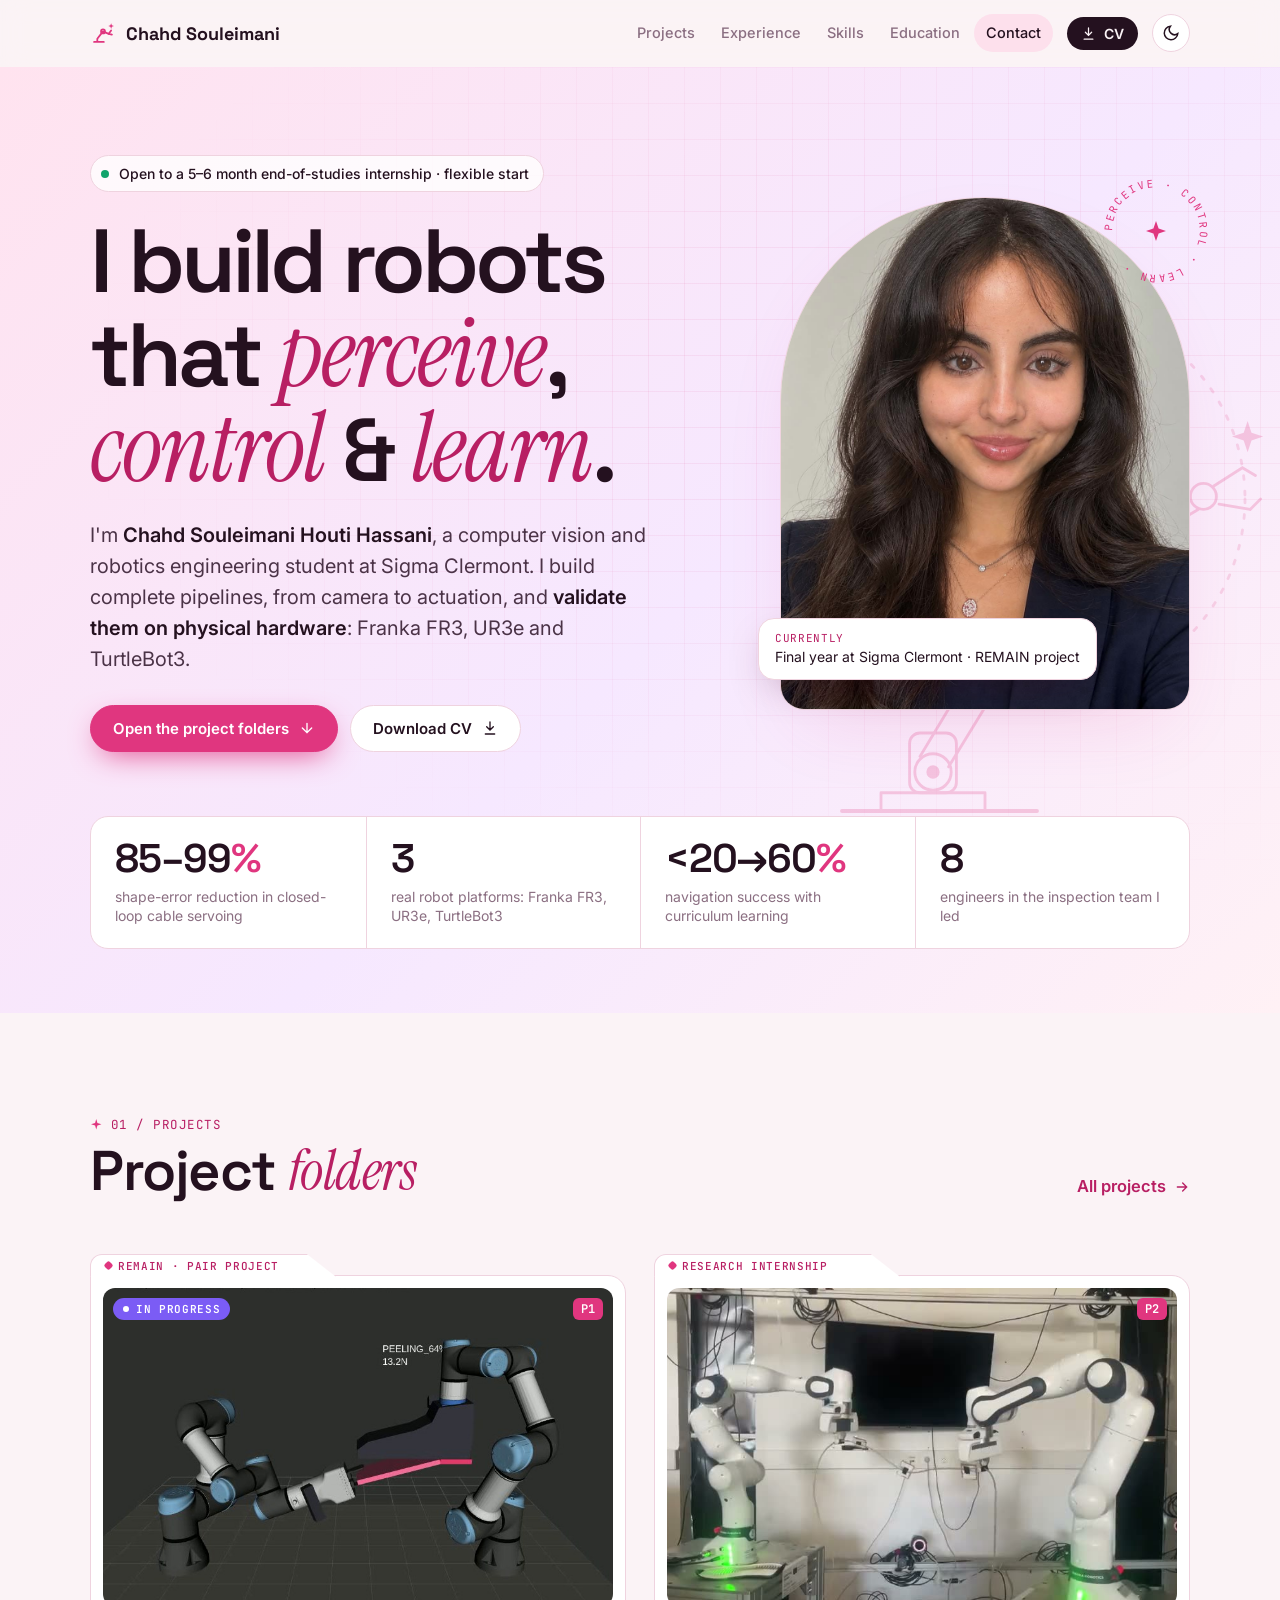
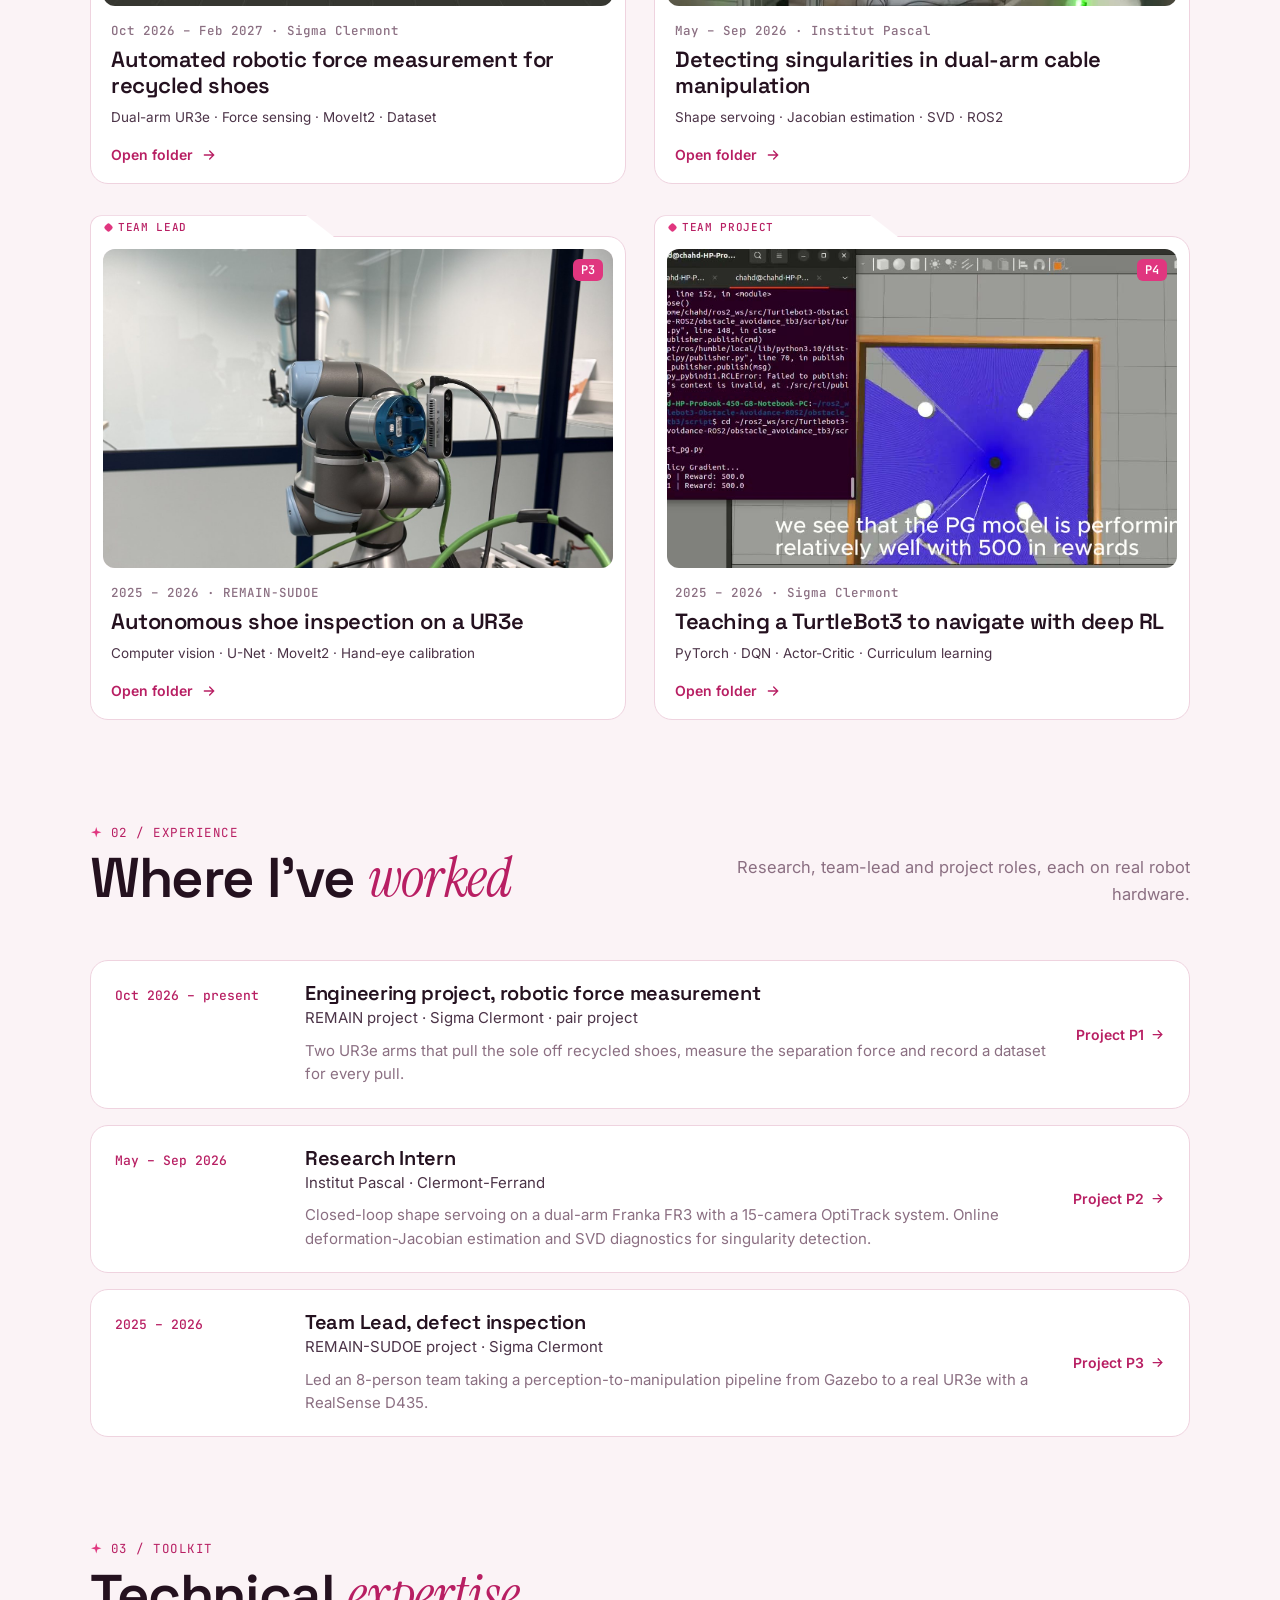
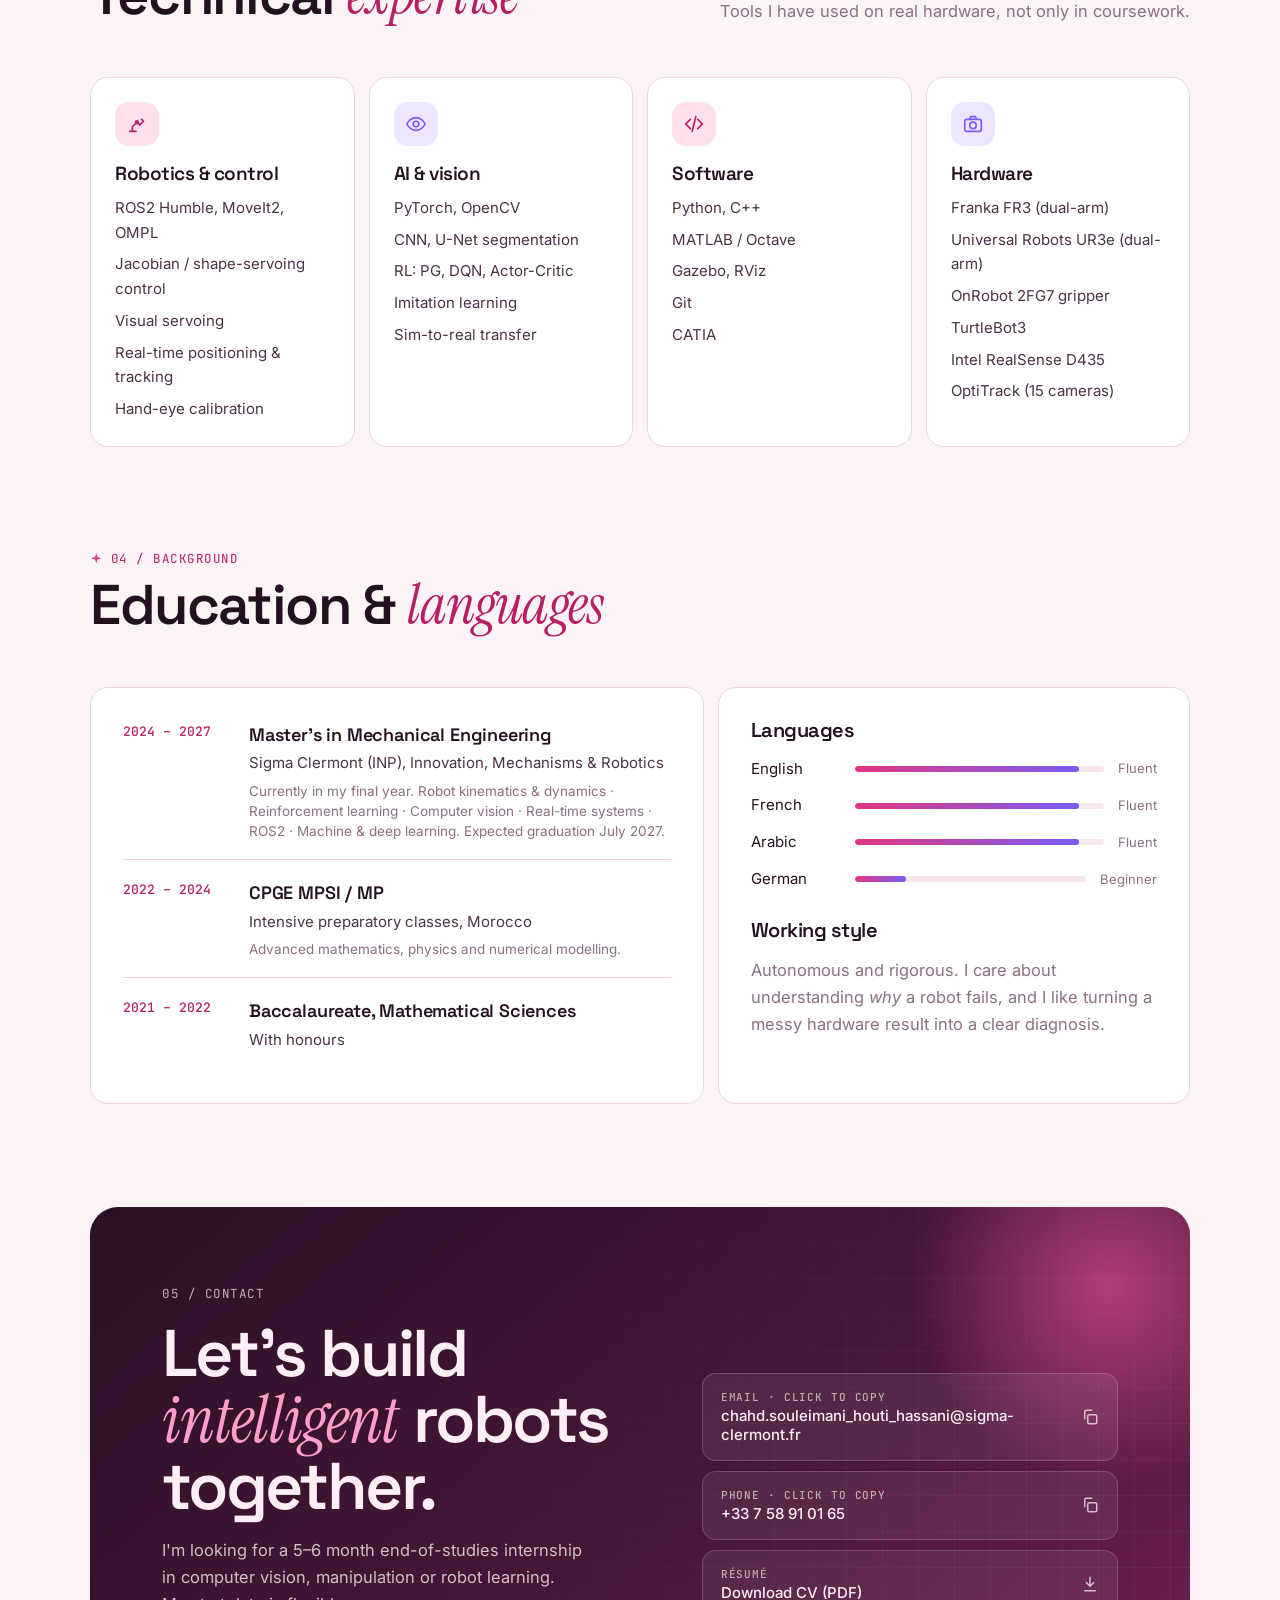
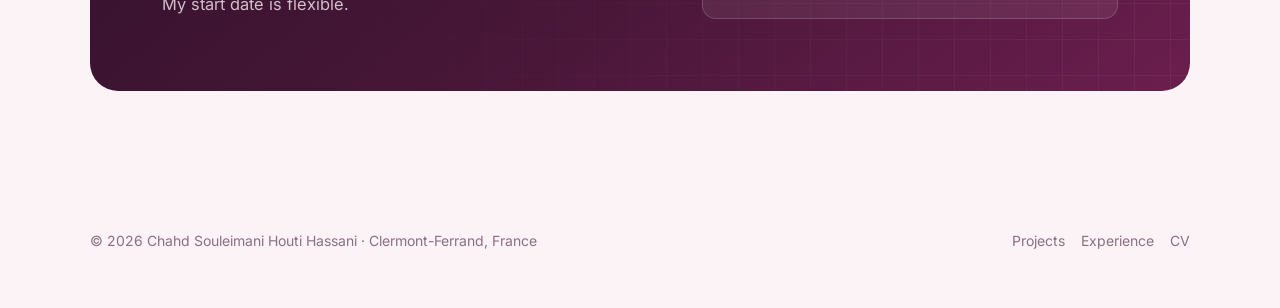
<file: index.html>
<!DOCTYPE html>
<html lang="en">
<head>
<meta charset="utf-8">
<meta name="viewport" content="width=device-width, initial-scale=1, viewport-fit=cover">
<title>Chahd Souleimani — Robotics Portfolio</title>
<meta name="description" content="Computer vision & robotics engineer: manipulation, perception and reinforcement learning, validated on real hardware.">
<link rel="preconnect" href="https://fonts.googleapis.com">
<link rel="preconnect" href="https://fonts.gstatic.com" crossorigin>
<link href="https://fonts.googleapis.com/css2?family=Space+Grotesk:wght@500;600;700&family=Inter:wght@400;500;600&family=JetBrains+Mono:wght@400;500;600&family=Instrument+Serif:ital@0;1&display=swap" rel="stylesheet">
<link rel="stylesheet" href="assets/style.css">
</head>
<body>
<a class="skip" href="#main">Skip to content</a>

<nav class="nav" id="nav"><div class="wrap">
  <a class="logo" href="index.html" aria-label="Chahd Souleimani, home">
    <svg viewBox="0 0 32 32" fill="none" stroke="currentColor" stroke-width="2.2" stroke-linecap="round" stroke-linejoin="round"><path d="M5 27h12M9 27v-4l7-9 7 3"/><circle cx="16" cy="14" r="2.4"/><path d="M23 17l3-4m-3 4l4 1"/><path d="M26 4l.9 2.6L29.5 7.5l-2.6.9L26 11l-.9-2.6L22.5 7.5l2.6-.9z" fill="currentColor" stroke="none"/></svg>
    <span>Chahd <b>Souleimani</b></span></a>
  <ul>
    <li><a href="#projects">Projects</a></li>
    <li><a href="#experience">Experience</a></li>
    <li><a href="#skills">Skills</a></li>
    <li><a href="#education">Education</a></li>
    <li><a href="#contact">Contact</a></li>
  </ul>
  <a class="cv" href="media/cv.pdf" target="_blank" rel="noopener"><svg viewBox="0 0 24 24" fill="none" stroke="currentColor" stroke-width="2" stroke-linecap="round"><path d="M12 3v12M7 10l5 5 5-5M5 21h14"/></svg><span>CV</span></a>
  <button class="icon-btn" id="theme" type="button" aria-label="Toggle dark mode">
    <svg viewBox="0 0 24 24" fill="none" stroke="currentColor" stroke-width="2" stroke-linecap="round"><path d="M21 12.8A9 9 0 1 1 11.2 3a7 7 0 0 0 9.8 9.8z"/></svg>
  </button>
</div></nav>

<header class="hero" id="top">
  <div class="blueprint"></div>
  <!-- line-art robot arm, decorative -->
  <svg class="arm-art" viewBox="0 0 400 400" fill="none" stroke="currentColor" stroke-width="2.2" stroke-linecap="round" stroke-linejoin="round" aria-hidden="true">
    <path d="M40 360h150" stroke-width="3"/><path d="M70 360v-14h80v14"/>
    <circle cx="200" cy="120" r="150" stroke-dasharray="3 9" opacity=".7"/>
    <g class="j1">
      <rect x="92" y="300" width="36" height="46" rx="8"/><circle cx="110" cy="330" r="14"/><circle cx="110" cy="330" r="4" fill="currentColor"/>
      <path d="M100 318L188 172M122 326L210 182"/>
      <g class="j2">
        <circle cx="200" cy="180" r="16"/><circle cx="200" cy="180" r="5" fill="currentColor"/>
        <path d="M212 170L306 112M216 186L314 128"/>
        <circle cx="318" cy="118" r="10"/>
        <path d="M326 110l22-14M330 124l24 4M348 96l10 6M354 128l8-8"/>
      </g>
    </g>
    <path d="M352 60l3 9 9 3-9 3-3 9-3-9-9-3 9-3z" fill="currentColor" stroke="none" class="twinkle"/>
    <path d="M60 90l2 6 6 2-6 2-2 6-2-6-6-2 6-2z" fill="currentColor" stroke="none" class="twinkle d2"/>
  </svg>

  <div class="wrap">
    <div>
      <div class="status"><b></b>Open to a 5–6 month end-of-studies internship · flexible start</div>
      <h1>I build robots that <span class="s">perceive</span>, <span class="s">control</span> &amp; <span class="s">learn</span>.</h1>
      <p class="tagline">I'm <strong>Chahd Souleimani Houti Hassani</strong>, a computer vision and robotics engineering student at Sigma Clermont. I build complete pipelines, from camera to actuation, and <strong>validate them on physical hardware</strong>: Franka FR3, UR3e and TurtleBot3.</p>
      <div class="ctas">
        <a class="btn primary" href="#projects">Open the project folders
          <svg viewBox="0 0 24 24" fill="none" stroke="currentColor" stroke-width="2" stroke-linecap="round"><path d="M12 5v14M5 12l7 7 7-7"/></svg></a>
        <a class="btn" href="media/cv.pdf" target="_blank" rel="noopener">Download CV
          <svg viewBox="0 0 24 24" fill="none" stroke="currentColor" stroke-width="2" stroke-linecap="round"><path d="M12 3v12M7 10l5 5 5-5M5 21h14"/></svg></a>
      </div>
    </div>
    <div class="portrait">
      <svg class="ring" viewBox="0 0 120 120" aria-hidden="true"><defs><path id="rp" d="M60 60m-44 0a44 44 0 1 1 88 0a44 44 0 1 1-88 0"/></defs>
        <text font-family="JetBrains Mono, monospace" font-size="10.5" letter-spacing="2.6" fill="currentColor"><textPath href="#rp">PERCEIVE · CONTROL · LEARN · </textPath></text>
        <path d="M60 50l2.6 7.4L70 60l-7.4 2.6L60 70l-2.6-7.4L50 60l7.4-2.6z" fill="currentColor"/></svg>
      <div class="arch"><div class="media" data-src="media/portrait.jpg" data-alt="Portrait of Chahd Souleimani Houti Hassani"></div></div>
      <div class="tag"><small>Currently</small>Final year at Sigma Clermont · REMAIN project</div>
    </div>
  </div>

  <div class="wrap" style="display:block">
    <div class="stats rv">
      <div class="stat"><div class="n">85–99<span>%</span></div><p>shape-error reduction in closed-loop cable servoing</p></div>
      <div class="stat"><div class="n">3</div><p>real robot platforms: Franka FR3, UR3e, TurtleBot3</p></div>
      <div class="stat"><div class="n">&lt;20→60<span>%</span></div><p>navigation success with curriculum learning</p></div>
      <div class="stat"><div class="n">8</div><p>engineers in the inspection team I led</p></div>
    </div>
  </div>
</header>

<main id="main">
<!-- ======================= PROJECTS ======================= -->
<section id="projects"><div class="wrap">
  <div class="sec-head rv">
    <span class="mono"><span class="spark"><svg viewBox="0 0 24 24"><path d="M12 2l2.2 7.8L22 12l-7.8 2.2L12 22l-2.2-7.8L2 12l7.8-2.2z" fill="currentColor"/></svg></span>01 / Projects</span>
    <h2>Project <span class="s">folders</span></h2>
    <a class="more" href="projects.html">All projects
      <svg viewBox="0 0 24 24" fill="none" stroke="currentColor" stroke-width="2" stroke-linecap="round"><path d="M5 12h14M13 6l6 6-6 6"/></svg></a>
  </div>

  <div class="folders two">
    <a class="folder rv" href="projects/force-measurement.html">
      <span class="tab"><i></i>REMAIN · Pair project</span>
      <div class="thumb"><img src="media/force/sim-3-pull.jpg" alt="Two UR3e arms in simulation peeling a shoe sole" loading="lazy"><span class="live">In progress</span><span class="num">P1</span></div>
      <div class="body">
        <span class="when">Oct 2026 – Feb 2027 · Sigma Clermont</span>
        <h3>Automated robotic force measurement for recycled shoes</h3>
        <span class="tags">Dual-arm UR3e · Force sensing · MoveIt2 · Dataset</span>
        <span class="open">Open folder <svg viewBox="0 0 24 24" fill="none" stroke="currentColor" stroke-width="2" stroke-linecap="round"><path d="M5 12h14M13 6l6 6-6 6"/></svg></span>
      </div>
    </a>
    <a class="folder rv" href="projects/cable-manipulation.html">
      <span class="tab"><i></i>Research internship</span>
      <div class="thumb"><img src="media/dlo/hero.jpg" alt="Two Franka FR3 arms holding a cable" loading="lazy"><span class="num">P2</span></div>
      <div class="body">
        <span class="when">May – Sep 2026 · Institut Pascal</span>
        <h3>Detecting singularities in dual-arm cable manipulation</h3>
        <span class="tags">Shape servoing · Jacobian estimation · SVD · ROS2</span>
        <span class="open">Open folder <svg viewBox="0 0 24 24" fill="none" stroke="currentColor" stroke-width="2" stroke-linecap="round"><path d="M5 12h14M13 6l6 6-6 6"/></svg></span>
      </div>
    </a>
    <a class="folder rv" href="projects/shoe-inspection.html">
      <span class="tab"><i></i>Team lead</span>
      <div class="thumb"><img src="media/inspection/setup.jpg" alt="UR3e with a RealSense camera above a shoe" loading="lazy" style="object-position:50% 40%"><span class="num">P3</span></div>
      <div class="body">
        <span class="when">2025 – 2026 · REMAIN-SUDOE</span>
        <h3>Autonomous shoe inspection on a UR3e</h3>
        <span class="tags">Computer vision · U-Net · MoveIt2 · Hand-eye calibration</span>
        <span class="open">Open folder <svg viewBox="0 0 24 24" fill="none" stroke="currentColor" stroke-width="2" stroke-linecap="round"><path d="M5 12h14M13 6l6 6-6 6"/></svg></span>
      </div>
    </a>
    <a class="folder rv" href="projects/turtlebot-rl.html">
      <span class="tab"><i></i>Team project</span>
      <div class="thumb"><img src="media/rl/hero.jpg" alt="TurtleBot3 navigating in Gazebo" loading="lazy"><span class="num">P4</span></div>
      <div class="body">
        <span class="when">2025 – 2026 · Sigma Clermont</span>
        <h3>Teaching a TurtleBot3 to navigate with deep RL</h3>
        <span class="tags">PyTorch · DQN · Actor-Critic · Curriculum learning</span>
        <span class="open">Open folder <svg viewBox="0 0 24 24" fill="none" stroke="currentColor" stroke-width="2" stroke-linecap="round"><path d="M5 12h14M13 6l6 6-6 6"/></svg></span>
      </div>
    </a>
  </div>
</div></section>

<!-- ======================= EXPERIENCE ======================= -->
<section id="experience" style="padding-top:0"><div class="wrap">
  <div class="sec-head rv">
    <span class="mono"><span class="spark"><svg viewBox="0 0 24 24"><path d="M12 2l2.2 7.8L22 12l-7.8 2.2L12 22l-2.2-7.8L2 12l7.8-2.2z" fill="currentColor"/></svg></span>02 / Experience</span>
    <h2>Where I've <span class="s">worked</span></h2>
    <p>Research, team-lead and project roles, each on real robot hardware.</p>
  </div>
  <div class="xp">
    <div class="xp-item rv">
      <span class="when">Oct 2026 – present</span>
      <div><h3>Engineering project, robotic force measurement</h3><div class="where">REMAIN project · Sigma Clermont · pair project</div>
        <p>Two UR3e arms that pull the sole off recycled shoes, measure the separation force and record a dataset for every pull.</p></div>
      <a class="go" href="projects/force-measurement.html">Project P1 <svg viewBox="0 0 24 24" fill="none" stroke="currentColor" stroke-width="2" stroke-linecap="round"><path d="M5 12h14M13 6l6 6-6 6"/></svg></a>
    </div>
    <div class="xp-item rv">
      <span class="when">May – Sep 2026</span>
      <div><h3>Research Intern</h3><div class="where">Institut Pascal · Clermont-Ferrand</div>
        <p>Closed-loop shape servoing on a dual-arm Franka FR3 with a 15-camera OptiTrack system. Online deformation-Jacobian estimation and SVD diagnostics for singularity detection.</p></div>
      <a class="go" href="projects/cable-manipulation.html">Project P2 <svg viewBox="0 0 24 24" fill="none" stroke="currentColor" stroke-width="2" stroke-linecap="round"><path d="M5 12h14M13 6l6 6-6 6"/></svg></a>
    </div>
    <div class="xp-item rv">
      <span class="when">2025 – 2026</span>
      <div><h3>Team Lead, defect inspection</h3><div class="where">REMAIN-SUDOE project · Sigma Clermont</div>
        <p>Led an 8-person team taking a perception-to-manipulation pipeline from Gazebo to a real UR3e with a RealSense D435.</p></div>
      <a class="go" href="projects/shoe-inspection.html">Project P3 <svg viewBox="0 0 24 24" fill="none" stroke="currentColor" stroke-width="2" stroke-linecap="round"><path d="M5 12h14M13 6l6 6-6 6"/></svg></a>
    </div>
  </div>
</div></section>

<!-- ======================= SKILLS ======================= -->
<section id="skills" style="padding-top:0"><div class="wrap">
  <div class="sec-head rv">
    <span class="mono"><span class="spark"><svg viewBox="0 0 24 24"><path d="M12 2l2.2 7.8L22 12l-7.8 2.2L12 22l-2.2-7.8L2 12l7.8-2.2z" fill="currentColor"/></svg></span>03 / Toolkit</span>
    <h2>Technical <span class="s">expertise</span></h2>
    <p>Tools I have used on real hardware, not only in coursework.</p>
  </div>
  <div class="skills">
    <div class="skill rv"><div class="ic"><svg viewBox="0 0 24 24" fill="none" stroke="currentColor" stroke-width="1.8" stroke-linecap="round"><path d="M4 20h7M7 20v-5l5-5 3 3"/><circle cx="12" cy="10" r="1.6"/><path d="M15 13l4-4-2-2"/></svg></div>
      <h3>Robotics &amp; control</h3><ul><li>ROS2 Humble, MoveIt2, OMPL</li><li>Jacobian / shape-servoing control</li><li>Visual servoing</li><li>Real-time positioning &amp; tracking</li><li>Hand-eye calibration</li></ul></div>
    <div class="skill rv"><div class="ic"><svg viewBox="0 0 24 24" fill="none" stroke="currentColor" stroke-width="1.8"><path d="M2 12s3.5-7 10-7 10 7 10 7-3.5 7-10 7S2 12 2 12z"/><circle cx="12" cy="12" r="3"/></svg></div>
      <h3>AI &amp; vision</h3><ul><li>PyTorch, OpenCV</li><li>CNN, U-Net segmentation</li><li>RL: PG, DQN, Actor-Critic</li><li>Imitation learning</li><li>Sim-to-real transfer</li></ul></div>
    <div class="skill rv"><div class="ic"><svg viewBox="0 0 24 24" fill="none" stroke="currentColor" stroke-width="1.8" stroke-linecap="round"><path d="M8 7l-5 5 5 5M16 7l5 5-5 5M14 4l-4 16"/></svg></div>
      <h3>Software</h3><ul><li>Python, C++</li><li>MATLAB / Octave</li><li>Gazebo, RViz</li><li>Git</li><li>CATIA</li></ul></div>
    <div class="skill rv"><div class="ic"><svg viewBox="0 0 24 24" fill="none" stroke="currentColor" stroke-width="1.8"><rect x="3" y="7" width="18" height="13" rx="2"/><circle cx="12" cy="13.5" r="3.5"/><path d="M8 7l1.5-3h5L16 7"/></svg></div>
      <h3>Hardware</h3><ul><li>Franka FR3 (dual-arm)</li><li>Universal Robots UR3e (dual-arm)</li><li>OnRobot 2FG7 gripper</li><li>TurtleBot3</li><li>Intel RealSense D435</li><li>OptiTrack (15 cameras)</li></ul></div>
  </div>
</div></section>

<!-- ======================= EDUCATION ======================= -->
<section id="education" style="padding-top:0"><div class="wrap">
  <div class="sec-head rv">
    <span class="mono"><span class="spark"><svg viewBox="0 0 24 24"><path d="M12 2l2.2 7.8L22 12l-7.8 2.2L12 22l-2.2-7.8L2 12l7.8-2.2z" fill="currentColor"/></svg></span>04 / Background</span>
    <h2>Education &amp; <span class="s">languages</span></h2>
  </div>
  <div class="bg-grid">
    <div class="block rv">
      <ul class="tl">
        <li><span class="when">2024 – 2027</span><div><b>Master's in Mechanical Engineering</b><span>Sigma Clermont (INP), Innovation, Mechanisms &amp; Robotics</span>
          <small>Currently in my final year. Robot kinematics &amp; dynamics · Reinforcement learning · Computer vision · Real-time systems · ROS2 · Machine &amp; deep learning. Expected graduation July 2027.</small></div></li>
        <li><span class="when">2022 – 2024</span><div><b>CPGE MPSI / MP</b><span>Intensive preparatory classes, Morocco</span>
          <small>Advanced mathematics, physics and numerical modelling.</small></div></li>
        <li><span class="when">2021 – 2022</span><div><b>Baccalaureate, Mathematical Sciences</b><span>With honours</span></div></li>
      </ul>
    </div>
    <div class="block rv">
      <h4>Languages</h4>
      <div class="langs">
        <div class="lang"><span>English</span><div class="bar"><i style="width:90%"></i></div><small>Fluent</small></div>
        <div class="lang"><span>French</span><div class="bar"><i style="width:90%"></i></div><small>Fluent</small></div>
        <div class="lang"><span>Arabic</span><div class="bar"><i style="width:90%"></i></div><small>Fluent</small></div>
        <div class="lang"><span>German</span><div class="bar"><i style="width:22%"></i></div><small>Beginner</small></div>
      </div>
      <h4 style="margin-top:28px">Working style</h4>
      <p class="muted" style="margin:0">Autonomous and rigorous. I care about understanding <em>why</em> a robot fails, and I like turning a messy hardware result into a clear diagnosis.</p>
    </div>
  </div>
</div></section>

<!-- ======================= CONTACT ======================= -->
<section id="contact" style="padding-top:0"><div class="wrap">
  <div class="contact rv">
    <div>
      <span class="mono" style="opacity:.7">05 / Contact</span>
      <h2 style="margin-top:14px">Let's build <span class="s">intelligent</span> robots together.</h2>
      <p>I'm looking for a 5–6 month end-of-studies internship in computer vision, manipulation or robot learning. My start date is flexible.</p>
    </div>
    <div class="links">
      <button class="link" type="button" data-copy="chahd.souleimani_houti_hassani@sigma-clermont.fr"><span><small>Email · click to copy</small><span class="v">chahd.souleimani_houti_hassani@sigma-clermont.fr</span></span>
        <svg viewBox="0 0 24 24" fill="none" stroke="currentColor" stroke-width="2"><rect x="9" y="9" width="12" height="12" rx="2"/><path d="M5 15V5a2 2 0 0 1 2-2h8"/></svg></button>
      <button class="link" type="button" data-copy="+33 7 58 91 01 65"><span><small>Phone · click to copy</small><span class="v">+33 7 58 91 01 65</span></span>
        <svg viewBox="0 0 24 24" fill="none" stroke="currentColor" stroke-width="2"><rect x="9" y="9" width="12" height="12" rx="2"/><path d="M5 15V5a2 2 0 0 1 2-2h8"/></svg></button>
      <a class="link" href="media/cv.pdf" target="_blank" rel="noopener"><span><small>Résumé</small><span class="v">Download CV (PDF)</span></span>
        <svg viewBox="0 0 24 24" fill="none" stroke="currentColor" stroke-width="2" stroke-linecap="round"><path d="M12 3v12M7 10l5 5 5-5M5 21h14"/></svg></a>
    </div>
  </div>
</div></section>
</main>

<footer><div class="wrap"><span>© 2026 Chahd Souleimani Houti Hassani · Clermont-Ferrand, France</span>
  <nav><a href="projects.html">Projects</a><a href="#experience">Experience</a><a href="media/cv.pdf" target="_blank" rel="noopener">CV</a></nav></div></footer>

<script src="assets/main.js"></script>
</body>
</html>
</file>
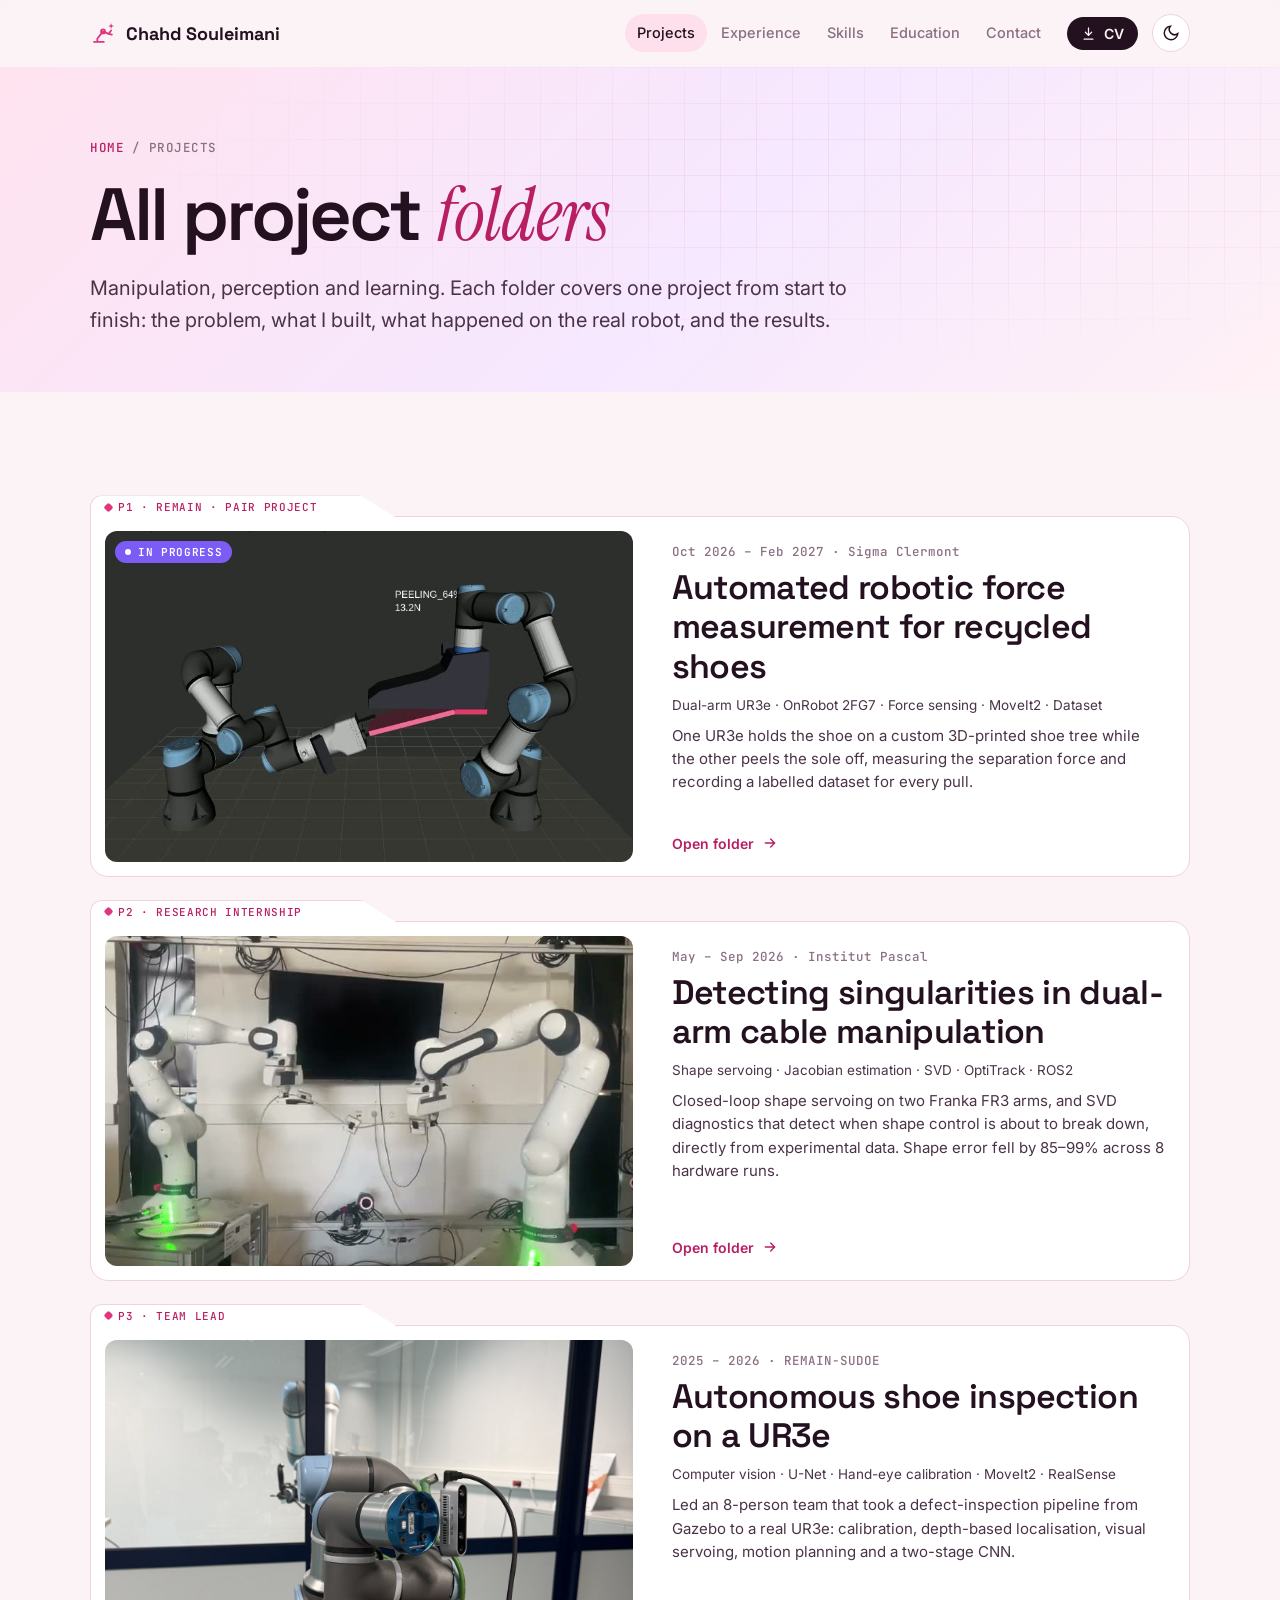
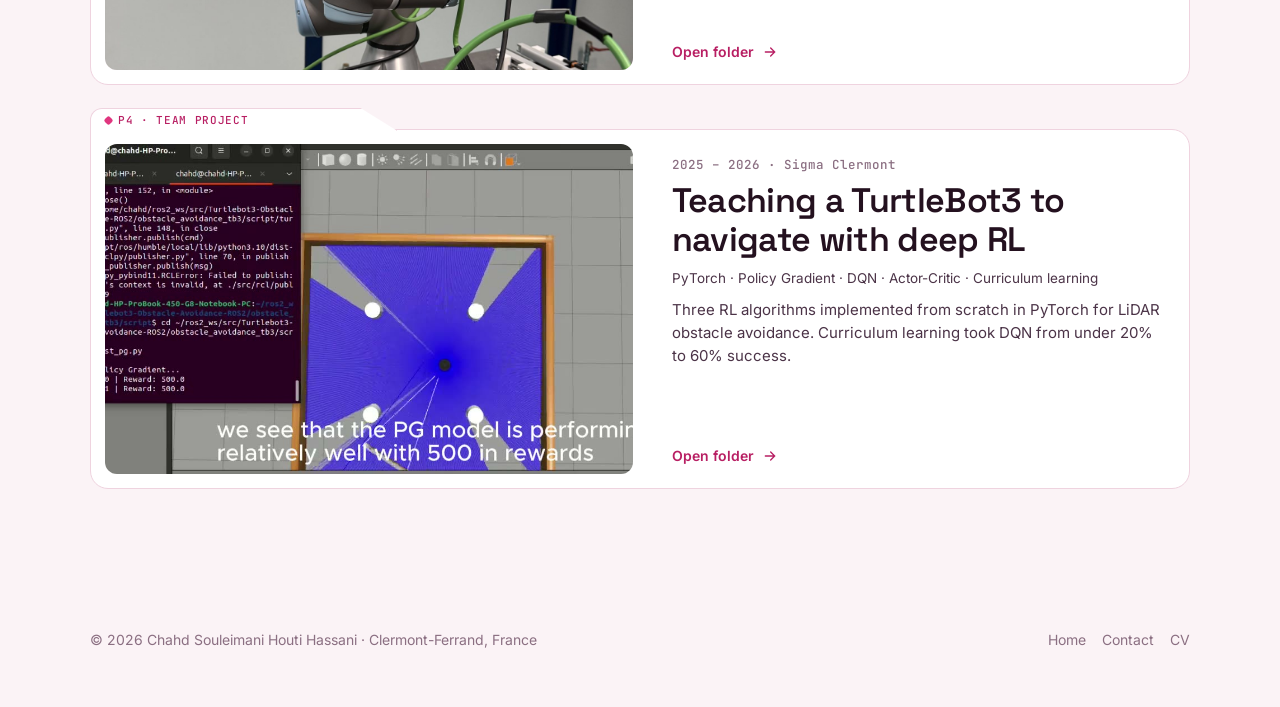
<file: projects.html>
<!DOCTYPE html>
<html lang="en">
<head>
<meta charset="utf-8">
<meta name="viewport" content="width=device-width, initial-scale=1, viewport-fit=cover">
<title>Projects — Chahd Souleimani</title>
<meta name="description" content="Robotics projects by Chahd Souleimani: dual-arm cable manipulation, UR3e vision inspection and deep RL navigation.">
<link rel="preconnect" href="https://fonts.googleapis.com">
<link rel="preconnect" href="https://fonts.gstatic.com" crossorigin>
<link href="https://fonts.googleapis.com/css2?family=Space+Grotesk:wght@500;600;700&family=Inter:wght@400;500;600&family=JetBrains+Mono:wght@400;500;600&family=Instrument+Serif:ital@0;1&display=swap" rel="stylesheet">
<link rel="stylesheet" href="assets/style.css">
</head>
<body>
<a class="skip" href="#main">Skip to content</a>

<nav class="nav" id="nav"><div class="wrap">
  <a class="logo" href="index.html" aria-label="Chahd Souleimani, home">
    <svg viewBox="0 0 32 32" fill="none" stroke="currentColor" stroke-width="2.2" stroke-linecap="round" stroke-linejoin="round"><path d="M5 27h12M9 27v-4l7-9 7 3"/><circle cx="16" cy="14" r="2.4"/><path d="M23 17l3-4m-3 4l4 1"/><path d="M26 4l.9 2.6L29.5 7.5l-2.6.9L26 11l-.9-2.6L22.5 7.5l2.6-.9z" fill="currentColor" stroke="none"/></svg>
    <span>Chahd <b>Souleimani</b></span></a>
  <ul>
    <li><a href="projects.html" class="active">Projects</a></li>
    <li><a href="index.html#experience">Experience</a></li>
    <li><a href="index.html#skills">Skills</a></li>
    <li><a href="index.html#education">Education</a></li>
    <li><a href="index.html#contact">Contact</a></li>
  </ul>
  <a class="cv" href="media/cv.pdf" target="_blank" rel="noopener"><svg viewBox="0 0 24 24" fill="none" stroke="currentColor" stroke-width="2" stroke-linecap="round"><path d="M12 3v12M7 10l5 5 5-5M5 21h14"/></svg><span>CV</span></a>
  <button class="icon-btn" id="theme" type="button" aria-label="Toggle dark mode">
    <svg viewBox="0 0 24 24" fill="none" stroke="currentColor" stroke-width="2" stroke-linecap="round"><path d="M21 12.8A9 9 0 1 1 11.2 3a7 7 0 0 0 9.8 9.8z"/></svg>
  </button>
</div></nav>

<header class="page-head">
  <div class="blueprint"></div>
  <div class="wrap">
    <div class="crumbs"><a href="index.html">Home</a><span>/</span><span>Projects</span></div>
    <h1>All project <span class="s">folders</span></h1>
    <p class="lede">Manipulation, perception and learning. Each folder covers one project from start to finish: the problem, what I built, what happened on the real robot, and the results.</p>
  </div>
</header>

<main id="main">
<section><div class="wrap">
  <div class="folders rows">
    <a class="folder rv" href="projects/force-measurement.html">
      <span class="tab"><i></i>P1 · REMAIN · Pair project</span>
      <div class="thumb"><img src="media/force/sim-3-pull.jpg" alt="Two UR3e arms in simulation peeling a shoe sole" loading="lazy"><span class="live">In progress</span></div>
      <div class="body">
        <span class="when">Oct 2026 – Feb 2027 · Sigma Clermont</span>
        <h3>Automated robotic force measurement for recycled shoes</h3>
        <span class="tags">Dual-arm UR3e · OnRobot 2FG7 · Force sensing · MoveIt2 · Dataset</span>
        <p class="desc">One UR3e holds the shoe on a custom 3D-printed shoe tree while the other peels the sole off, measuring the separation force and recording a labelled dataset for every pull.</p>
        <span class="open">Open folder <svg viewBox="0 0 24 24" fill="none" stroke="currentColor" stroke-width="2" stroke-linecap="round"><path d="M5 12h14M13 6l6 6-6 6"/></svg></span>
      </div>
    </a>
    <a class="folder rv" href="projects/cable-manipulation.html">
      <span class="tab"><i></i>P2 · Research internship</span>
      <div class="thumb"><img src="media/dlo/hero.jpg" alt="Two Franka FR3 arms holding a cable" loading="lazy"></div>
      <div class="body">
        <span class="when">May – Sep 2026 · Institut Pascal</span>
        <h3>Detecting singularities in dual-arm cable manipulation</h3>
        <span class="tags">Shape servoing · Jacobian estimation · SVD · OptiTrack · ROS2</span>
        <p class="desc">Closed-loop shape servoing on two Franka FR3 arms, and SVD diagnostics that detect when shape control is about to break down, directly from experimental data. Shape error fell by 85–99% across 8 hardware runs.</p>
        <span class="open">Open folder <svg viewBox="0 0 24 24" fill="none" stroke="currentColor" stroke-width="2" stroke-linecap="round"><path d="M5 12h14M13 6l6 6-6 6"/></svg></span>
      </div>
    </a>
    <a class="folder rv" href="projects/shoe-inspection.html">
      <span class="tab"><i></i>P3 · Team lead</span>
      <div class="thumb"><img src="media/inspection/setup.jpg" alt="UR3e with a RealSense camera above a shoe" loading="lazy" style="object-position:50% 40%"></div>
      <div class="body">
        <span class="when">2025 – 2026 · REMAIN-SUDOE</span>
        <h3>Autonomous shoe inspection on a UR3e</h3>
        <span class="tags">Computer vision · U-Net · Hand-eye calibration · MoveIt2 · RealSense</span>
        <p class="desc">Led an 8-person team that took a defect-inspection pipeline from Gazebo to a real UR3e: calibration, depth-based localisation, visual servoing, motion planning and a two-stage CNN.</p>
        <span class="open">Open folder <svg viewBox="0 0 24 24" fill="none" stroke="currentColor" stroke-width="2" stroke-linecap="round"><path d="M5 12h14M13 6l6 6-6 6"/></svg></span>
      </div>
    </a>
    <a class="folder rv" href="projects/turtlebot-rl.html">
      <span class="tab"><i></i>P4 · Team project</span>
      <div class="thumb"><img src="media/rl/hero.jpg" alt="TurtleBot3 navigating in Gazebo" loading="lazy"></div>
      <div class="body">
        <span class="when">2025 – 2026 · Sigma Clermont</span>
        <h3>Teaching a TurtleBot3 to navigate with deep RL</h3>
        <span class="tags">PyTorch · Policy Gradient · DQN · Actor-Critic · Curriculum learning</span>
        <p class="desc">Three RL algorithms implemented from scratch in PyTorch for LiDAR obstacle avoidance. Curriculum learning took DQN from under 20% to 60% success.</p>
        <span class="open">Open folder <svg viewBox="0 0 24 24" fill="none" stroke="currentColor" stroke-width="2" stroke-linecap="round"><path d="M5 12h14M13 6l6 6-6 6"/></svg></span>
      </div>
    </a>
  </div>
</div></section>
</main>

<footer><div class="wrap"><span>© 2026 Chahd Souleimani Houti Hassani · Clermont-Ferrand, France</span>
  <nav><a href="index.html">Home</a><a href="index.html#contact">Contact</a><a href="media/cv.pdf" target="_blank" rel="noopener">CV</a></nav></div></footer>

<script src="assets/main.js"></script>
</body>
</html>
</file>
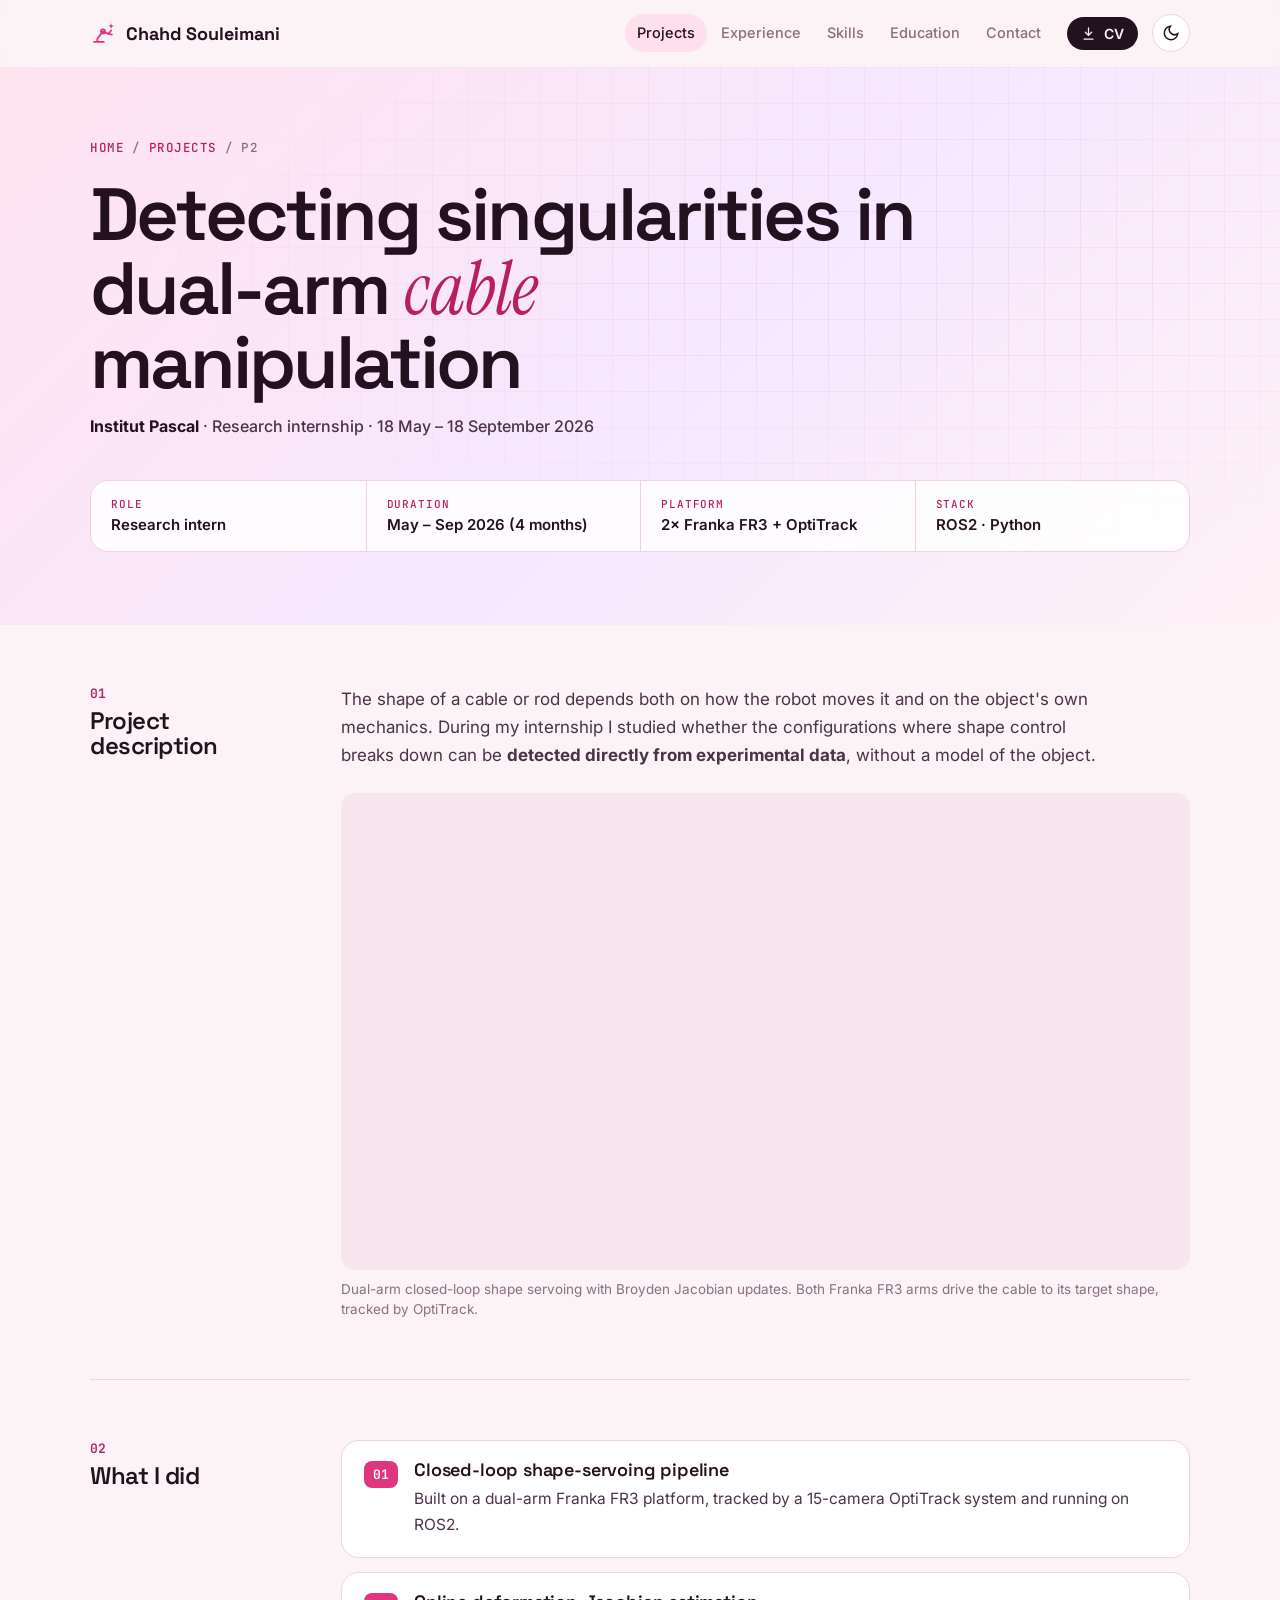
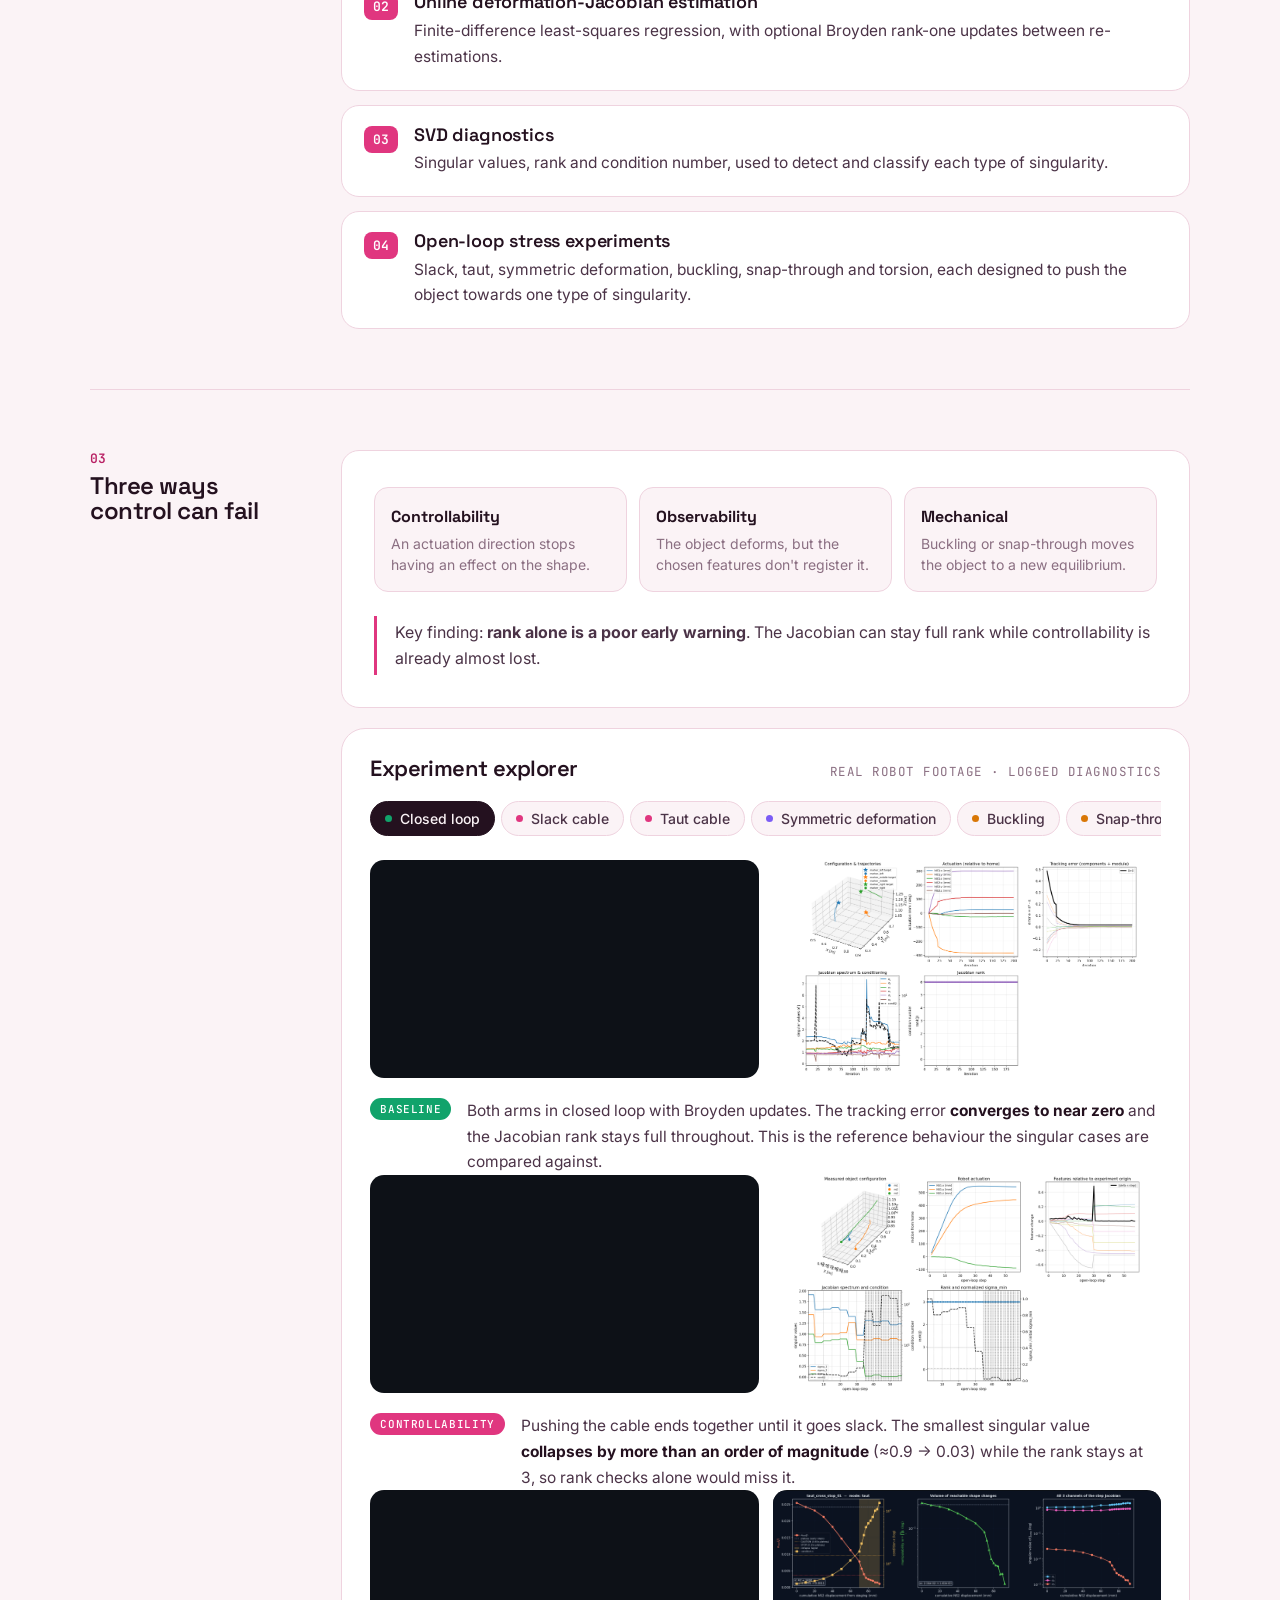
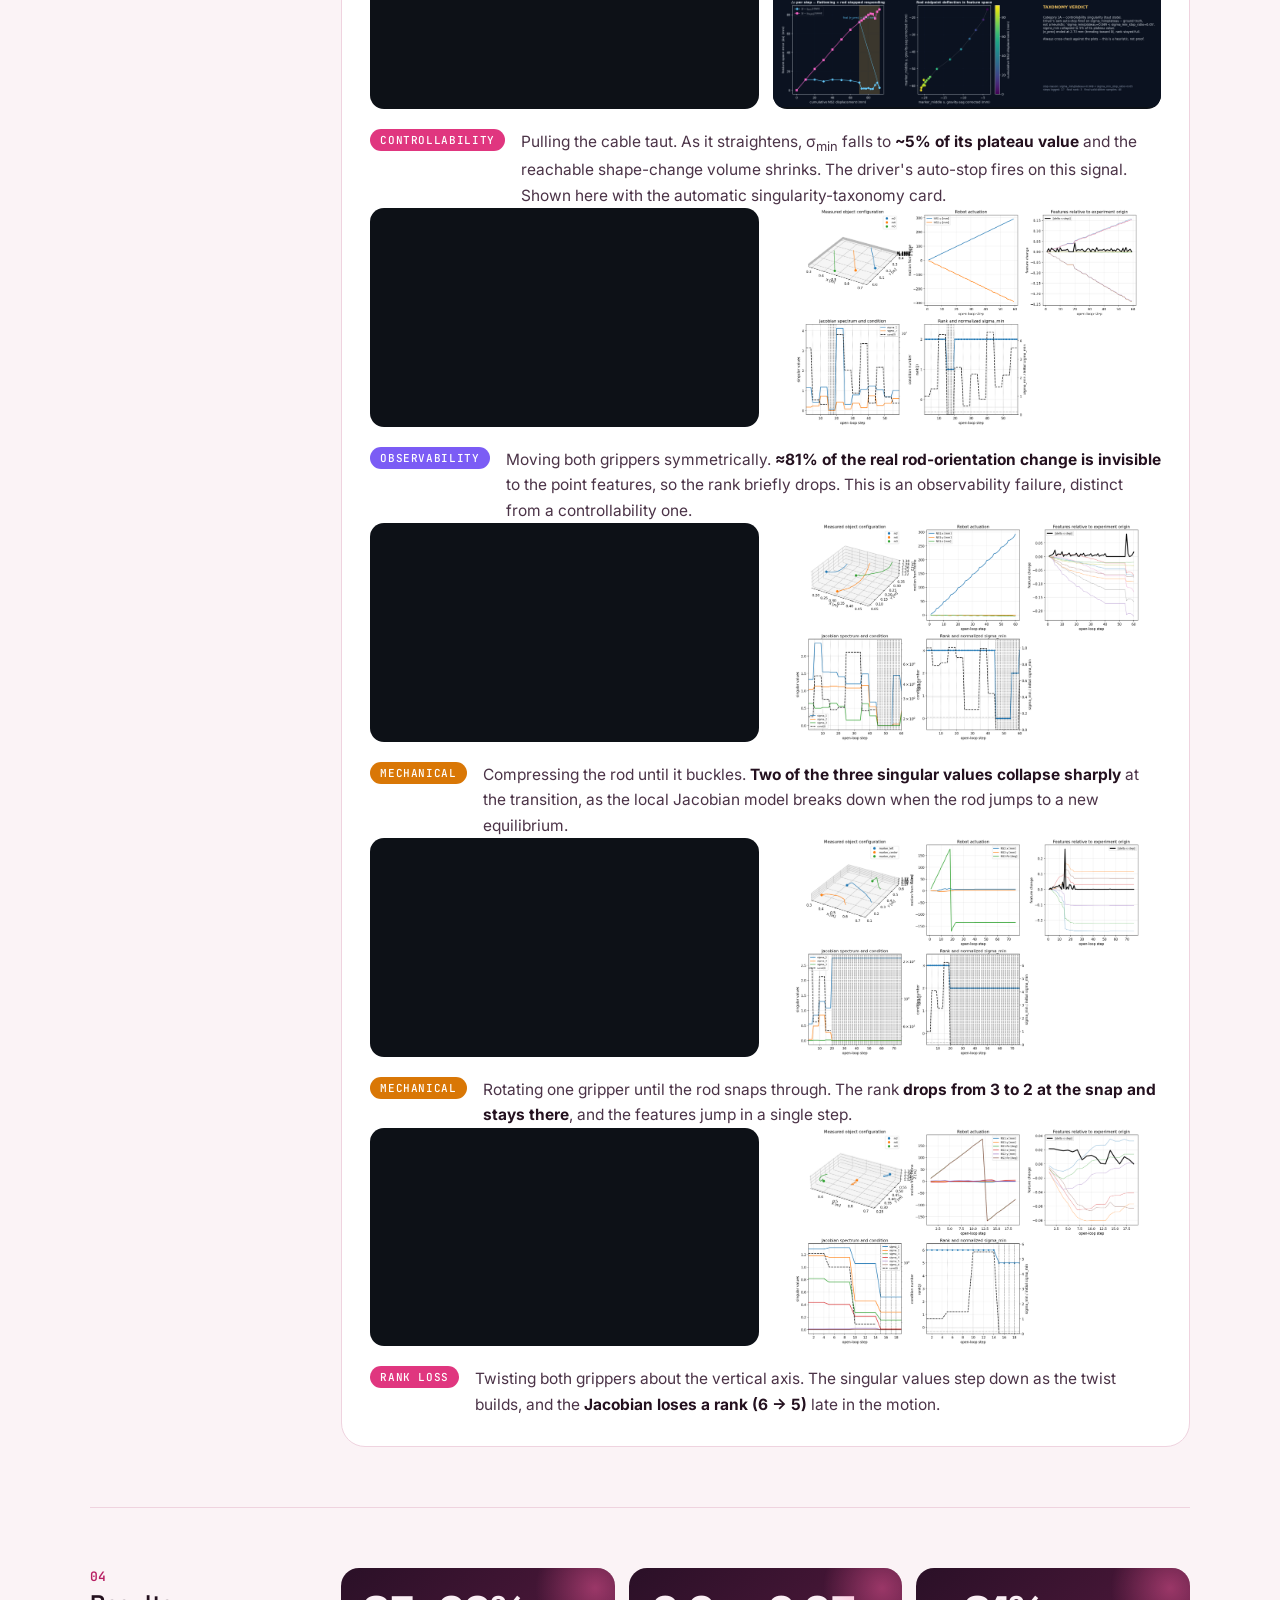
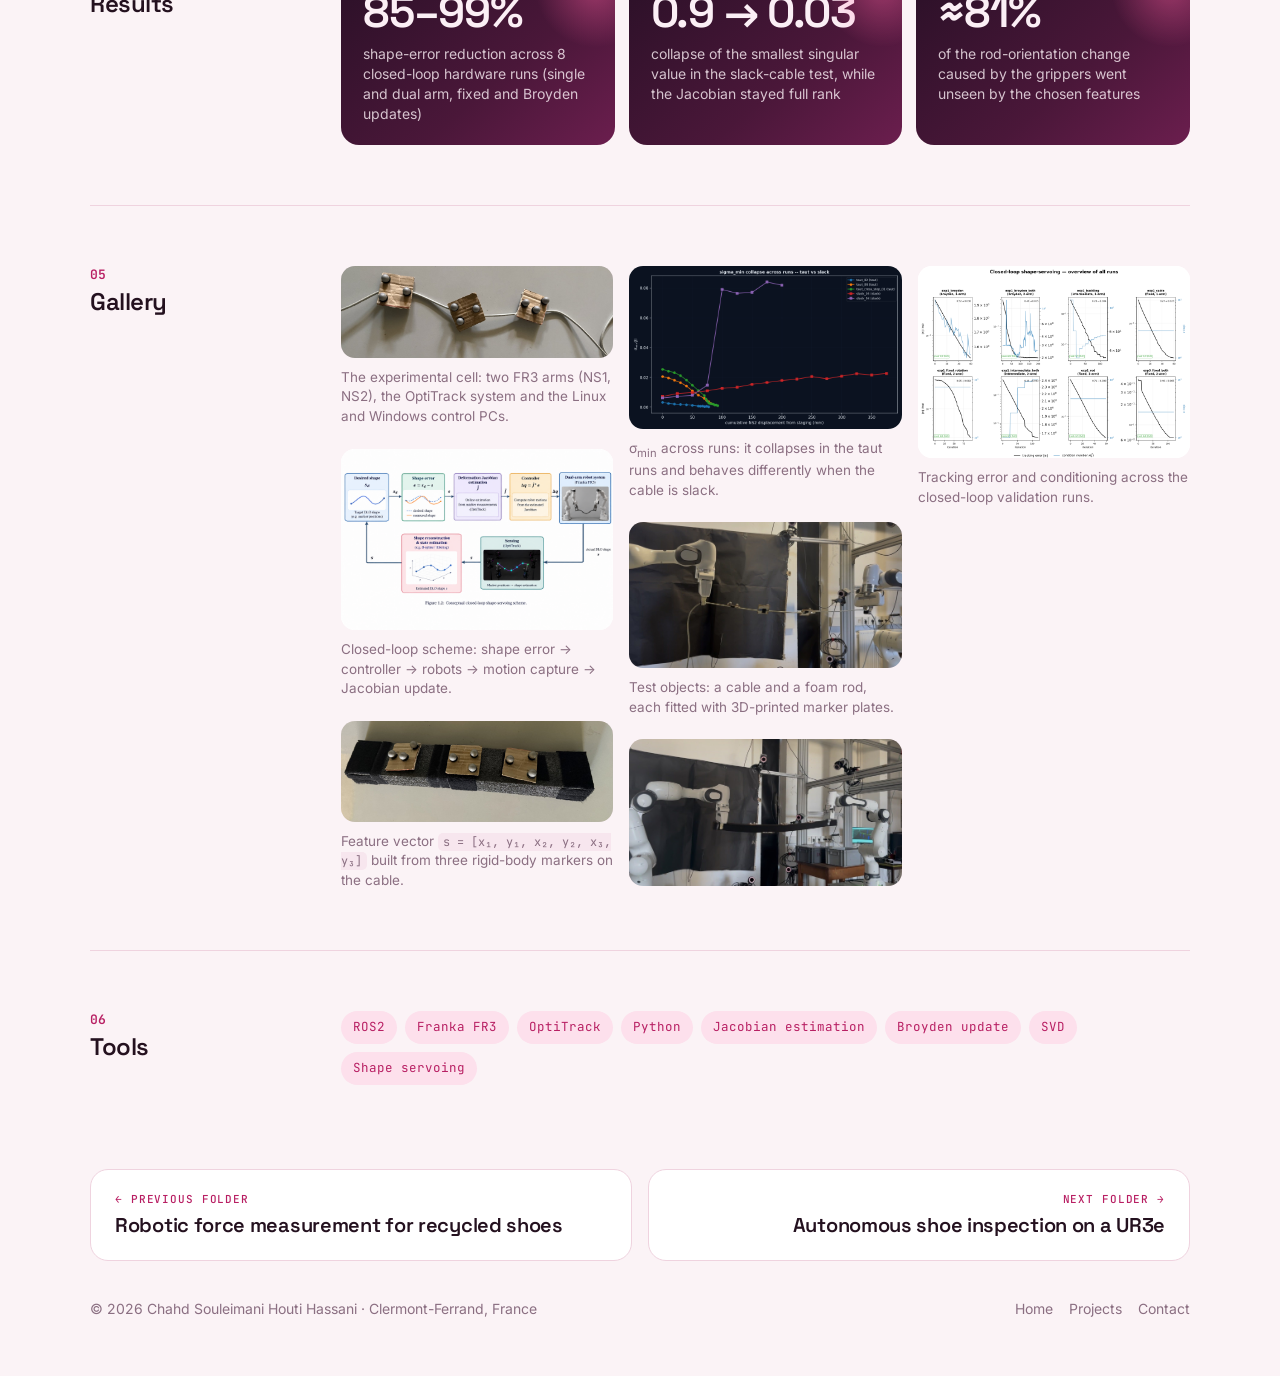
<file: projects/cable-manipulation.html>
<!DOCTYPE html>
<html lang="en">
<head>
<meta charset="utf-8">
<meta name="viewport" content="width=device-width, initial-scale=1, viewport-fit=cover">
<title>Dual-arm Cable Manipulation — Chahd Souleimani</title>
<meta name="description" content="Detecting singularities in dual-arm cable manipulation: closed-loop shape servoing on two Franka FR3 arms with online Jacobian estimation and SVD diagnostics.">
<link rel="preconnect" href="https://fonts.googleapis.com">
<link rel="preconnect" href="https://fonts.gstatic.com" crossorigin>
<link href="https://fonts.googleapis.com/css2?family=Space+Grotesk:wght@500;600;700&family=Inter:wght@400;500;600&family=JetBrains+Mono:wght@400;500;600&family=Instrument+Serif:ital@0;1&display=swap" rel="stylesheet">
<link rel="stylesheet" href="../assets/style.css">
</head>
<body>
<a class="skip" href="#main">Skip to content</a>

<nav class="nav" id="nav"><div class="wrap">
  <a class="logo" href="../index.html" aria-label="Chahd Souleimani, home">
    <svg viewBox="0 0 32 32" fill="none" stroke="currentColor" stroke-width="2.2" stroke-linecap="round" stroke-linejoin="round"><path d="M5 27h12M9 27v-4l7-9 7 3"/><circle cx="16" cy="14" r="2.4"/><path d="M23 17l3-4m-3 4l4 1"/><path d="M26 4l.9 2.6L29.5 7.5l-2.6.9L26 11l-.9-2.6L22.5 7.5l2.6-.9z" fill="currentColor" stroke="none"/></svg>
    <span>Chahd <b>Souleimani</b></span></a>
  <ul>
    <li><a href="../projects.html" class="active">Projects</a></li>
    <li><a href="../index.html#experience">Experience</a></li>
    <li><a href="../index.html#skills">Skills</a></li>
    <li><a href="../index.html#education">Education</a></li>
    <li><a href="../index.html#contact">Contact</a></li>
  </ul>
  <a class="cv" href="../media/cv.pdf" target="_blank" rel="noopener"><svg viewBox="0 0 24 24" fill="none" stroke="currentColor" stroke-width="2" stroke-linecap="round"><path d="M12 3v12M7 10l5 5 5-5M5 21h14"/></svg><span>CV</span></a>
  <button class="icon-btn" id="theme" type="button" aria-label="Toggle dark mode">
    <svg viewBox="0 0 24 24" fill="none" stroke="currentColor" stroke-width="2" stroke-linecap="round"><path d="M21 12.8A9 9 0 1 1 11.2 3a7 7 0 0 0 9.8 9.8z"/></svg>
  </button>
</div></nav>

<header class="page-head">
  <div class="blueprint"></div>
  <div class="wrap">
    <div class="crumbs"><a href="../index.html">Home</a><span>/</span><a href="../projects.html">Projects</a><span>/</span><span>P2</span></div>
    <h1>Detecting singularities in dual-arm <span class="s">cable</span> manipulation</h1>
    <div class="org"><b>Institut Pascal</b> · Research internship · 18 May – 18 September 2026</div>
    <dl class="metabar">
      <div><dt>Role</dt><dd>Research intern</dd></div>
      <div><dt>Duration</dt><dd>May – Sep 2026 (4 months)</dd></div>
      <div><dt>Platform</dt><dd>2× Franka FR3 + OptiTrack</dd></div>
      <div><dt>Stack</dt><dd>ROS2 · Python</dd></div>
    </dl>
  </div>
</header>

<main id="main"><div class="wrap">

  <div class="chapter">
    <div class="label"><span class="k">01</span><h2>Project description</h2></div>
    <div class="content">
      <p>The shape of a cable or rod depends both on how the robot moves it and on the object's own mechanics. During my internship I studied whether the configurations where shape control breaks down can be <strong>detected directly from experimental data</strong>, without a model of the object.</p>
      <figure class="rv" style="margin-top:24px">
        <div class="media" data-src="../media/dlo/hero.mp4" data-badge="8× speed"></div>
        <figcaption>Dual-arm closed-loop shape servoing with Broyden Jacobian updates. Both Franka FR3 arms drive the cable to its target shape, tracked by OptiTrack.</figcaption>
      </figure>
    </div>
  </div>

  <div class="chapter">
    <div class="label"><span class="k">02</span><h2>What I did</h2></div>
    <div class="content">
      <div class="steps">
        <div class="step rv"><div><h3>Closed-loop shape-servoing pipeline</h3><p>Built on a dual-arm Franka FR3 platform, tracked by a 15-camera OptiTrack system and running on ROS2.</p></div></div>
        <div class="step rv"><div><h3>Online deformation-Jacobian estimation</h3><p>Finite-difference least-squares regression, with optional Broyden rank-one updates between re-estimations.</p></div></div>
        <div class="step rv"><div><h3>SVD diagnostics</h3><p>Singular values, rank and condition number, used to detect and classify each type of singularity.</p></div></div>
        <div class="step rv"><div><h3>Open-loop stress experiments</h3><p>Slack, taut, symmetric deformation, buckling, snap-through and torsion, each designed to push the object towards one type of singularity.</p></div></div>
      </div>
    </div>
  </div>

  <div class="chapter">
    <div class="label"><span class="k">03</span><h2>Three ways control can fail</h2></div>
    <div class="content">
      <div class="block rv">
        <div class="sing">
          <div><b>Controllability</b><span>An actuation direction stops having an effect on the shape.</span></div>
          <div><b>Observability</b><span>The object deforms, but the chosen features don't register it.</span></div>
          <div><b>Mechanical</b><span>Buckling or snap-through moves the object to a new equilibrium.</span></div>
        </div>
        <p class="callout">Key finding: <strong>rank alone is a poor early warning</strong>. The Jacobian can stay full rank while controllability is already almost lost.</p>
      </div>

      <div class="explorer rv" id="explorer" style="margin-top:20px">
        <div class="explorer-head">
          <h4>Experiment explorer</h4>
          <span class="mono muted">Real robot footage · logged diagnostics</span>
        </div>
        <div class="tabs" role="tablist" aria-label="Experiments">
          <button role="tab" aria-selected="true" aria-controls="x-broyden" style="--c:var(--ok)"><i></i>Closed loop</button>
          <button role="tab" aria-selected="false" aria-controls="x-slack" style="--c:#E0367F"><i></i>Slack cable</button>
          <button role="tab" aria-selected="false" aria-controls="x-taut" style="--c:#E0367F"><i></i>Taut cable</button>
          <button role="tab" aria-selected="false" aria-controls="x-symdef" style="--c:#7B5CF5"><i></i>Symmetric deformation</button>
          <button role="tab" aria-selected="false" aria-controls="x-buckling" style="--c:#D97706"><i></i>Buckling</button>
          <button role="tab" aria-selected="false" aria-controls="x-snap" style="--c:#D97706"><i></i>Snap-through</button>
          <button role="tab" aria-selected="false" aria-controls="x-torsion" style="--c:#E0367F"><i></i>Torsion</button>
        </div>
        <div class="panel" role="tabpanel" id="x-broyden">
          <div class="media dark" data-src="../media/dlo/hero.mp4" data-badge="8× speed"></div>
          <div class="media contain" data-src="../media/dlo/exp/broyden.png" data-alt="Closed-loop shape servoing diagnostics"></div>
          <div class="info" style="--c:var(--ok)"><span class="cat">Baseline</span><p>Both arms in closed loop with Broyden updates. The tracking error <strong>converges to near zero</strong> and the Jacobian rank stays full throughout. This is the reference behaviour the singular cases are compared against.</p></div>
        </div>
        <div class="panel" role="tabpanel" id="x-slack" hidden>
          <div class="media dark" data-src="../media/dlo/exp/slack.mp4" data-badge="Real time"></div>
          <div class="media contain" data-src="../media/dlo/exp/slack.png" data-alt="Slack cable diagnostics"></div>
          <div class="info" style="--c:#E0367F"><span class="cat">Controllability</span><p>Pushing the cable ends together until it goes slack. The smallest singular value <strong>collapses by more than an order of magnitude</strong> (≈0.9 → 0.03) while the rank stays at 3, so rank checks alone would miss it.</p></div>
        </div>
        <div class="panel" role="tabpanel" id="x-taut" hidden>
          <div class="media dark" data-src="../media/dlo/exp/taut.mp4" data-badge="Real time"></div>
          <div class="media contain dark" data-src="../media/dlo/exp/taut.png" data-alt="Taut cable taxonomy card"></div>
          <div class="info" style="--c:#E0367F"><span class="cat">Controllability</span><p>Pulling the cable taut. As it straightens, σ<sub>min</sub> falls to <strong>~5% of its plateau value</strong> and the reachable shape-change volume shrinks. The driver's auto-stop fires on this signal. Shown here with the automatic singularity-taxonomy card.</p></div>
        </div>
        <div class="panel" role="tabpanel" id="x-symdef" hidden>
          <div class="media dark" data-src="../media/dlo/exp/symdef.mp4" data-badge="Real time"></div>
          <div class="media contain" data-src="../media/dlo/exp/symdef.png" data-alt="Symmetric deformation diagnostics"></div>
          <div class="info" style="--c:#7B5CF5"><span class="cat">Observability</span><p>Moving both grippers symmetrically. <strong>≈81% of the real rod-orientation change is invisible</strong> to the point features, so the rank briefly drops. This is an observability failure, distinct from a controllability one.</p></div>
        </div>
        <div class="panel" role="tabpanel" id="x-buckling" hidden>
          <div class="media dark" data-src="../media/dlo/exp/buckling.mp4" data-badge="Real time"></div>
          <div class="media contain" data-src="../media/dlo/exp/buckling.png" data-alt="Buckling diagnostics"></div>
          <div class="info" style="--c:#D97706"><span class="cat">Mechanical</span><p>Compressing the rod until it buckles. <strong>Two of the three singular values collapse sharply</strong> at the transition, as the local Jacobian model breaks down when the rod jumps to a new equilibrium.</p></div>
        </div>
        <div class="panel" role="tabpanel" id="x-snap" hidden>
          <div class="media dark" data-src="../media/dlo/exp/snapthrough.mp4" data-badge="Real time"></div>
          <div class="media contain" data-src="../media/dlo/exp/snapthrough.png" data-alt="Snap-through diagnostics"></div>
          <div class="info" style="--c:#D97706"><span class="cat">Mechanical</span><p>Rotating one gripper until the rod snaps through. The rank <strong>drops from 3 to 2 at the snap and stays there</strong>, and the features jump in a single step.</p></div>
        </div>
        <div class="panel" role="tabpanel" id="x-torsion" hidden>
          <div class="media dark" data-src="../media/dlo/exp/torsion.mp4" data-badge="Real time"></div>
          <div class="media contain" data-src="../media/dlo/exp/torsion.png" data-alt="Torsion diagnostics"></div>
          <div class="info" style="--c:#E0367F"><span class="cat">Rank loss</span><p>Twisting both grippers about the vertical axis. The singular values step down as the twist builds, and the <strong>Jacobian loses a rank (6 → 5)</strong> late in the motion.</p></div>
        </div>
      </div>
    </div>
  </div>

  <div class="chapter">
    <div class="label"><span class="k">04</span><h2>Results</h2></div>
    <div class="content">
      <div class="results rv">
        <div class="res"><div class="n">85–99%</div><p>shape-error reduction across 8 closed-loop hardware runs (single and dual arm, fixed and Broyden updates)</p></div>
        <div class="res"><div class="n">0.9 → 0.03</div><p>collapse of the smallest singular value in the slack-cable test, while the Jacobian stayed full rank</p></div>
        <div class="res"><div class="n">≈81%</div><p>of the rod-orientation change caused by the grippers went unseen by the chosen features</p></div>
      </div>
    </div>
  </div>

  <div class="chapter">
    <div class="label"><span class="k">05</span><h2>Gallery</h2></div>
    <div class="content">
      <div class="masonry rv">
        <figure>
          <div class="media" style="aspect-ratio:1800/609" data-src="../media/dlo/platform.jpg" data-alt="Annotated experimental platform"></div>
          <figcaption>The experimental cell: two FR3 arms (NS1, NS2), the OptiTrack system and the Linux and Windows control PCs.</figcaption>
        </figure>
        <figure>
          <div class="media contain" style="aspect-ratio:1536/1024" data-src="../media/dlo/scheme.png" data-alt="Closed-loop shape servoing scheme"></div>
          <figcaption>Closed-loop scheme: shape error → controller → robots → motion capture → Jacobian update.</figcaption>
        </figure>
        <figure>
          <div class="media" style="aspect-ratio:1800/668" data-src="../media/dlo/features.jpg" data-alt="Marker features on the cable"></div>
          <figcaption>Feature vector <code>s = [x₁, y₁, x₂, y₂, x₃, y₃]</code> built from three rigid-body markers on the cable.</figcaption>
        </figure>
        <figure>
          <div class="media contain" style="aspect-ratio:1600/960" data-src="../media/dlo/sigma-compare.png" data-alt="Sigma min across runs"></div>
          <figcaption>σ<sub>min</sub> across runs: it collapses in the taut runs and behaves differently when the cable is slack.</figcaption>
        </figure>
        <figure>
          <div class="media" style="aspect-ratio:1320/707" data-src="../media/dlo/cable.jpg" data-alt="Cable sample with markers"></div>
          <figcaption>Test objects: a cable and a foam rod, each fitted with 3D-printed marker plates.</figcaption>
        </figure>
        <figure>
          <div class="media" style="aspect-ratio:1320/714" data-src="../media/dlo/rod.jpg" data-alt="Foam rod sample with markers"></div>
        </figure>
        <figure>
          <div class="media contain" style="aspect-ratio:1800/1272" data-src="../media/dlo/runs-overview.png" data-alt="Overview of closed-loop runs"></div>
          <figcaption>Tracking error and conditioning across the closed-loop validation runs.</figcaption>
        </figure>
      </div>
    </div>
  </div>

  <div class="chapter">
    <div class="label"><span class="k">06</span><h2>Tools</h2></div>
    <div class="content">
      <ul class="stack rv"><li>ROS2</li><li>Franka FR3</li><li>OptiTrack</li><li>Python</li><li>Jacobian estimation</li><li>Broyden update</li><li>SVD</li><li>Shape servoing</li></ul>
    </div>
  </div>

  <section style="padding-block:24px 0">
    <div class="next">
      <a href="force-measurement.html"><small>← Previous folder</small><b>Robotic force measurement for recycled shoes</b></a>
      <a class="r" href="shoe-inspection.html"><small>Next folder →</small><b>Autonomous shoe inspection on a UR3e</b></a>
    </div>
  </section>
</div></main>

<footer><div class="wrap"><span>© 2026 Chahd Souleimani Houti Hassani · Clermont-Ferrand, France</span>
  <nav><a href="../index.html">Home</a><a href="../projects.html">Projects</a><a href="../index.html#contact">Contact</a></nav></div></footer>

<script src="../assets/main.js"></script>
</body>
</html>
</file>
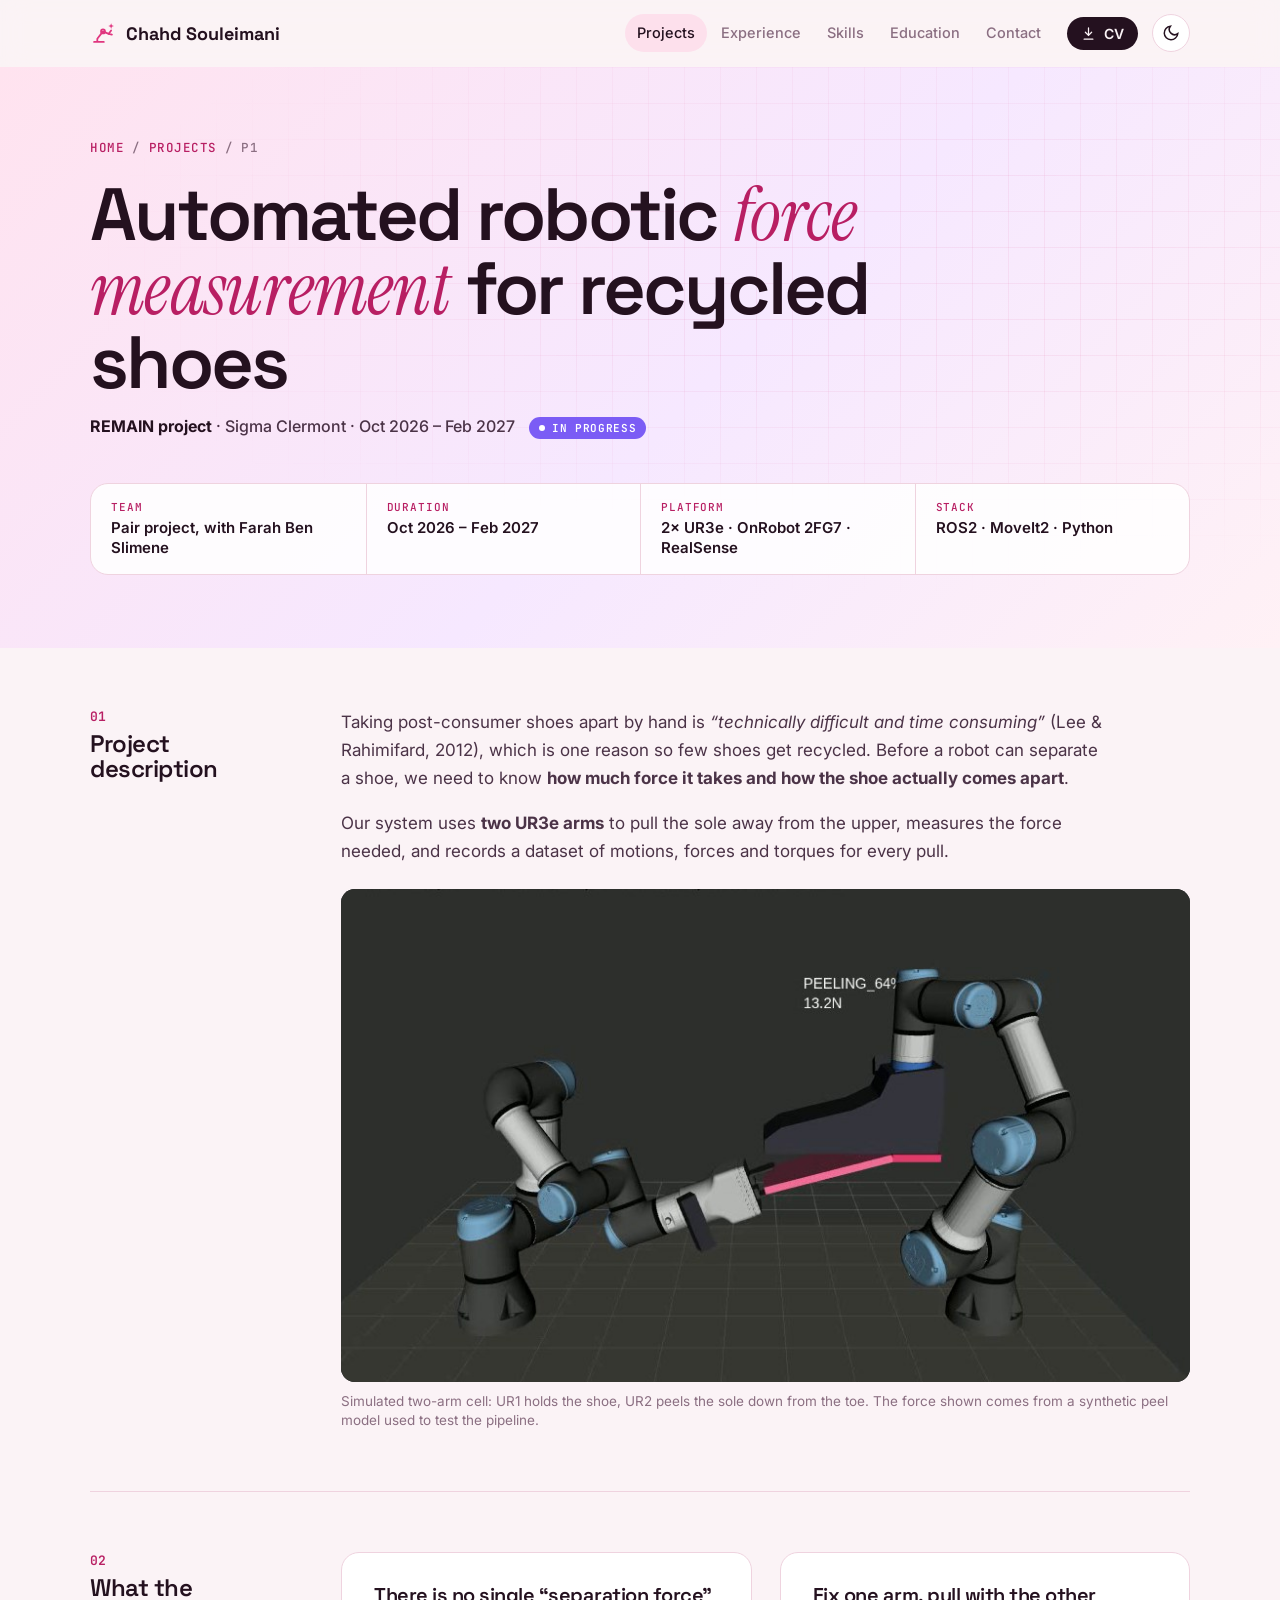
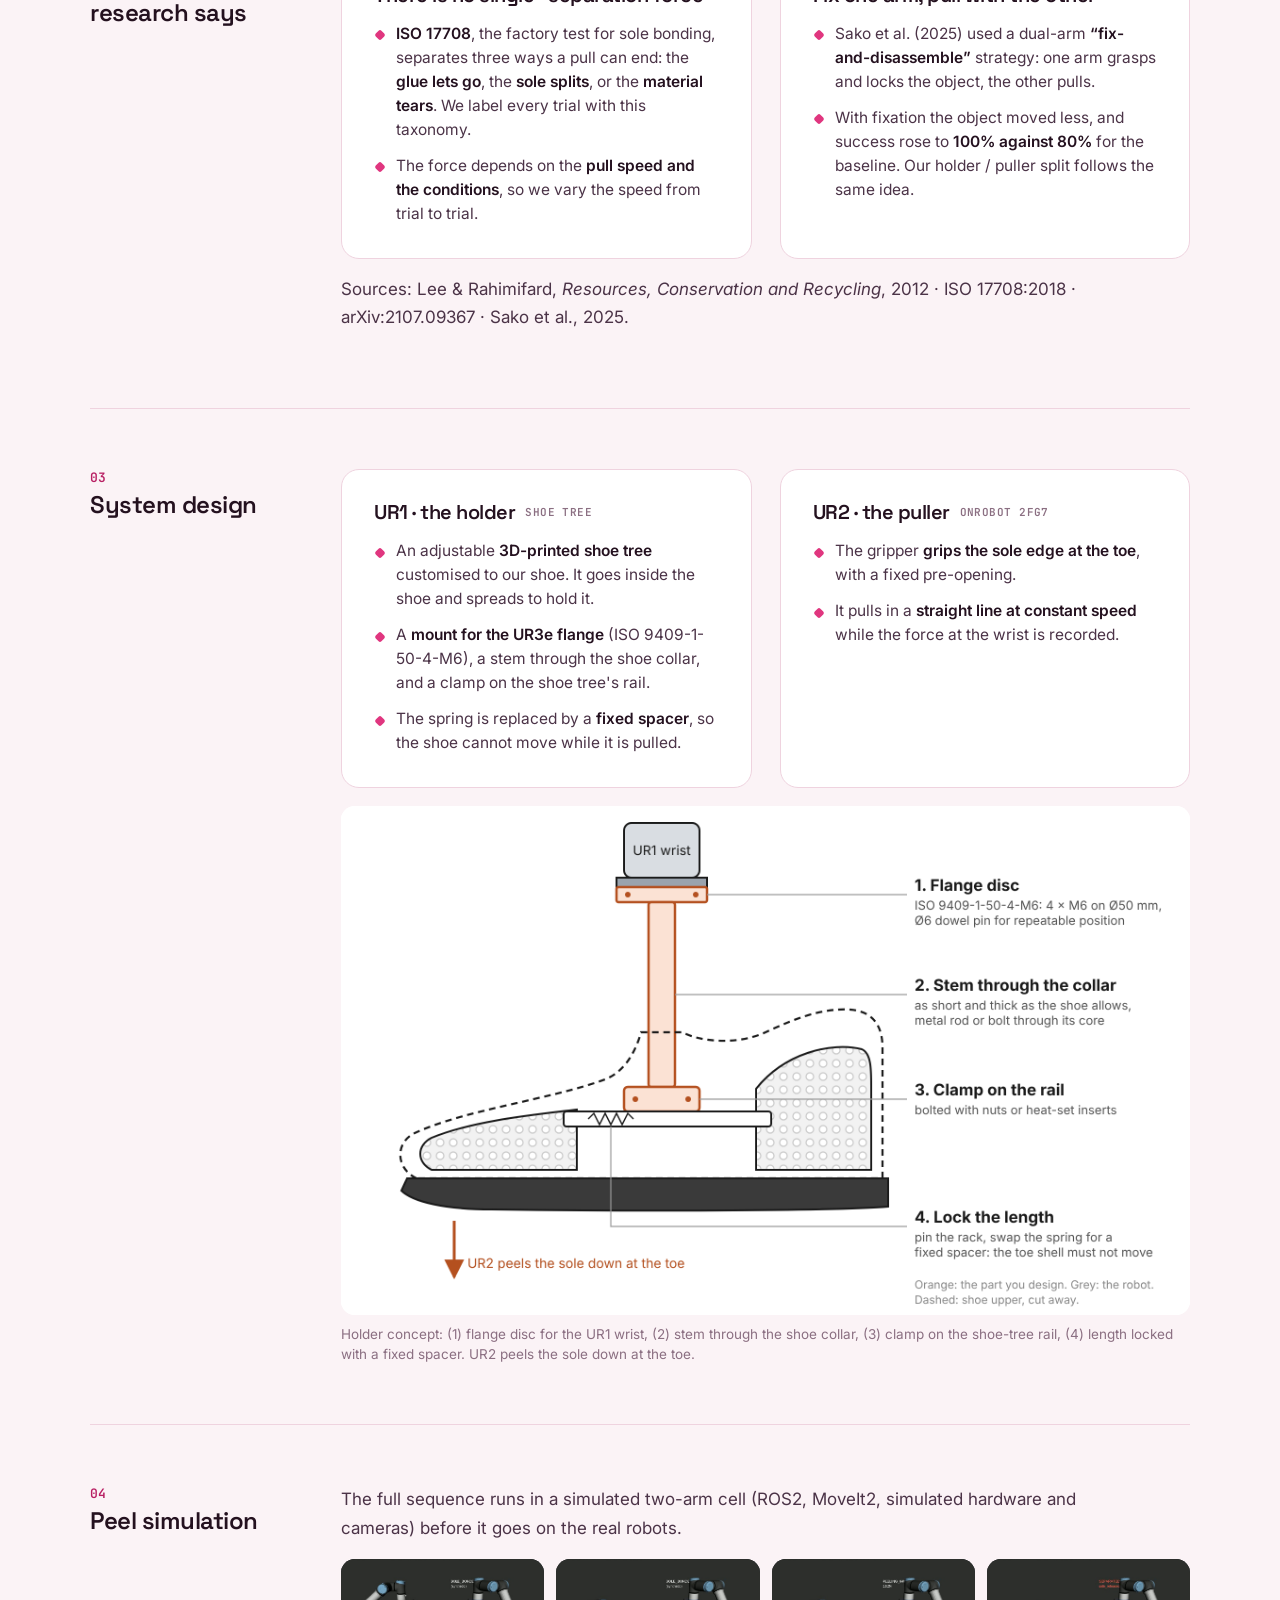
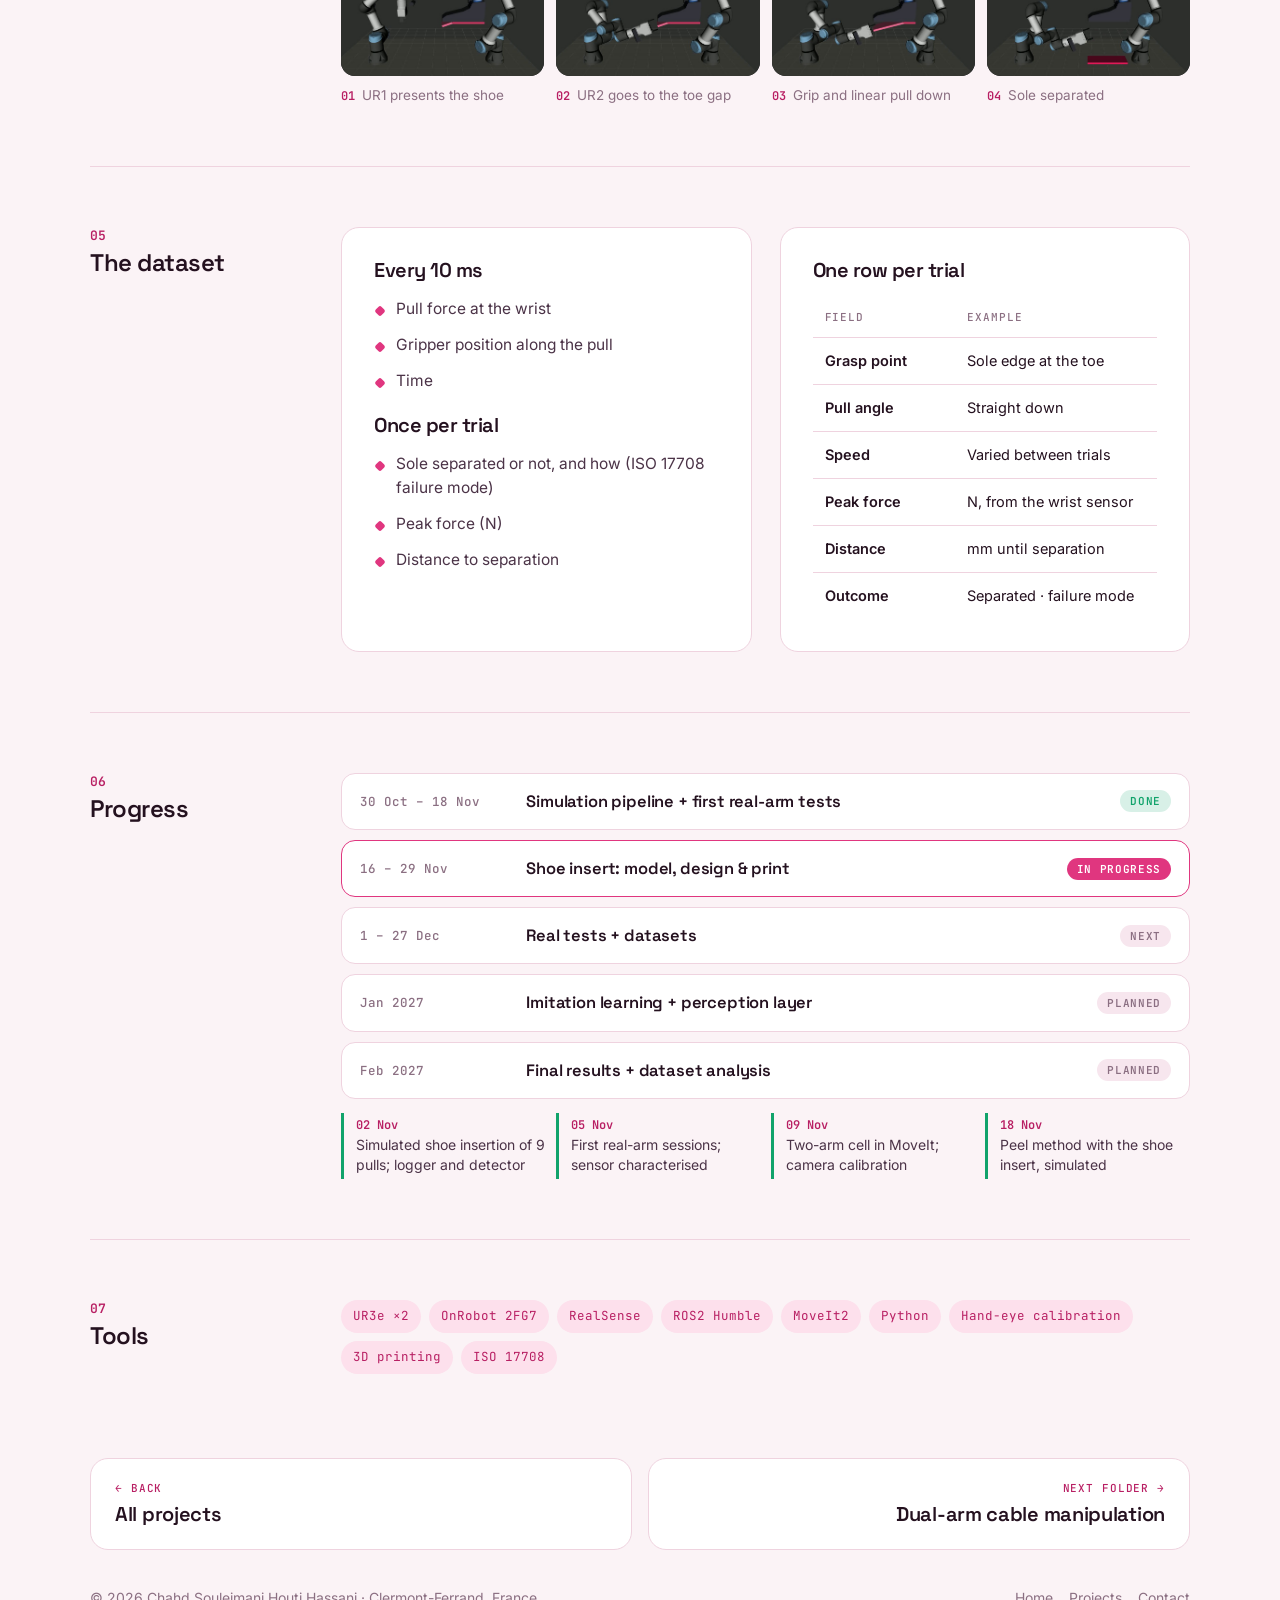
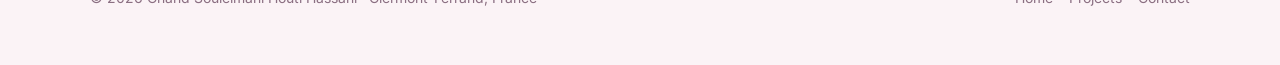
<file: projects/force-measurement.html>
<!DOCTYPE html>
<html lang="en">
<head>
<meta charset="utf-8">
<meta name="viewport" content="width=device-width, initial-scale=1, viewport-fit=cover">
<title>Robotic Force Measurement — Chahd Souleimani</title>
<meta name="description" content="Automated dual-arm UR3e system that measures the force needed to separate the sole from the upper of recycled shoes, and records a dataset for every pull.">
<link rel="preconnect" href="https://fonts.googleapis.com">
<link rel="preconnect" href="https://fonts.gstatic.com" crossorigin>
<link href="https://fonts.googleapis.com/css2?family=Space+Grotesk:wght@500;600;700&family=Inter:wght@400;500;600&family=JetBrains+Mono:wght@400;500;600&family=Instrument+Serif:ital@0;1&display=swap" rel="stylesheet">
<link rel="stylesheet" href="../assets/style.css">
</head>
<body>
<a class="skip" href="#main">Skip to content</a>

<nav class="nav" id="nav"><div class="wrap">
  <a class="logo" href="../index.html" aria-label="Chahd Souleimani, home">
    <svg viewBox="0 0 32 32" fill="none" stroke="currentColor" stroke-width="2.2" stroke-linecap="round" stroke-linejoin="round"><path d="M5 27h12M9 27v-4l7-9 7 3"/><circle cx="16" cy="14" r="2.4"/><path d="M23 17l3-4m-3 4l4 1"/><path d="M26 4l.9 2.6L29.5 7.5l-2.6.9L26 11l-.9-2.6L22.5 7.5l2.6-.9z" fill="currentColor" stroke="none"/></svg>
    <span>Chahd <b>Souleimani</b></span></a>
  <ul>
    <li><a href="../projects.html" class="active">Projects</a></li>
    <li><a href="../index.html#experience">Experience</a></li>
    <li><a href="../index.html#skills">Skills</a></li>
    <li><a href="../index.html#education">Education</a></li>
    <li><a href="../index.html#contact">Contact</a></li>
  </ul>
  <a class="cv" href="../media/cv.pdf" target="_blank" rel="noopener"><svg viewBox="0 0 24 24" fill="none" stroke="currentColor" stroke-width="2" stroke-linecap="round"><path d="M12 3v12M7 10l5 5 5-5M5 21h14"/></svg><span>CV</span></a>
  <button class="icon-btn" id="theme" type="button" aria-label="Toggle dark mode">
    <svg viewBox="0 0 24 24" fill="none" stroke="currentColor" stroke-width="2" stroke-linecap="round"><path d="M21 12.8A9 9 0 1 1 11.2 3a7 7 0 0 0 9.8 9.8z"/></svg>
  </button>
</div></nav>

<header class="page-head">
  <div class="blueprint"></div>
  <div class="wrap">
    <div class="crumbs"><a href="../index.html">Home</a><span>/</span><a href="../projects.html">Projects</a><span>/</span><span>P1</span></div>
    <h1>Automated robotic <span class="s">force measurement</span> for recycled shoes</h1>
    <div class="org"><b>REMAIN project</b> · Sigma Clermont · Oct 2026 – Feb 2027 <span class="live">In progress</span></div>
    <dl class="metabar">
      <div><dt>Team</dt><dd>Pair project, with Farah Ben Slimene</dd></div>
      <div><dt>Duration</dt><dd>Oct 2026 – Feb 2027</dd></div>
      <div><dt>Platform</dt><dd>2× UR3e · OnRobot 2FG7 · RealSense</dd></div>
      <div><dt>Stack</dt><dd>ROS2 · MoveIt2 · Python</dd></div>
    </dl>
  </div>
</header>

<main id="main"><div class="wrap">

  <div class="chapter">
    <div class="label"><span class="k">01</span><h2>Project description</h2></div>
    <div class="content">
      <p>Taking post-consumer shoes apart by hand is <em>“technically difficult and time consuming”</em> (Lee &amp; Rahimifard, 2012), which is one reason so few shoes get recycled. Before a robot can separate a shoe, we need to know <strong>how much force it takes and how the shoe actually comes apart</strong>.</p>
      <p>Our system uses <strong>two UR3e arms</strong> to pull the sole away from the upper, measures the force needed, and records a dataset of motions, forces and torques for every pull.</p>
      <figure class="rv" style="margin-top:24px">
        <div class="media dark" style="aspect-ratio:870/505" data-src="../media/force/sim-3-pull.jpg" data-alt="Two UR3e arms in simulation: one holds the shoe, the other peels the sole"></div>
        <figcaption>Simulated two-arm cell: UR1 holds the shoe, UR2 peels the sole down from the toe. The force shown comes from a synthetic peel model used to test the pipeline.</figcaption>
      </figure>
    </div>
  </div>

  <div class="chapter">
    <div class="label"><span class="k">02</span><h2>What the research says</h2></div>
    <div class="content">
      <div class="case-body">
        <div class="block rv">
          <h4>There is no single “separation force”</h4>
          <ul class="list">
            <li><strong>ISO 17708</strong>, the factory test for sole bonding, separates three ways a pull can end: the <strong>glue lets go</strong>, the <strong>sole splits</strong>, or the <strong>material tears</strong>. We label every trial with this taxonomy.</li>
            <li>The force depends on the <strong>pull speed and the conditions</strong>, so we vary the speed from trial to trial.</li>
          </ul>
        </div>
        <div class="block rv">
          <h4>Fix one arm, pull with the other</h4>
          <ul class="list">
            <li>Sako et al. (2025) used a dual-arm <strong>“fix-and-disassemble”</strong> strategy: one arm grasps and locks the object, the other pulls.</li>
            <li>With fixation the object moved less, and success rose to <strong>100% against 80%</strong> for the baseline. Our holder / puller split follows the same idea.</li>
          </ul>
        </div>
      </div>
      <p class="refs">Sources: Lee &amp; Rahimifard, <em>Resources, Conservation and Recycling</em>, 2012 · ISO 17708:2018 · arXiv:2107.09367 · Sako et al., 2025.</p>
    </div>
  </div>

  <div class="chapter">
    <div class="label"><span class="k">03</span><h2>System design</h2></div>
    <div class="content">
      <div class="case-body">
        <div class="block rv">
          <h4>UR1 · the holder <span class="mono">shoe tree</span></h4>
          <ul class="list">
            <li>An adjustable <strong>3D-printed shoe tree</strong> customised to our shoe. It goes inside the shoe and spreads to hold it.</li>
            <li>A <strong>mount for the UR3e flange</strong> (ISO 9409-1-50-4-M6), a stem through the shoe collar, and a clamp on the shoe tree's rail.</li>
            <li>The spring is replaced by a <strong>fixed spacer</strong>, so the shoe cannot move while it is pulled.</li>
          </ul>
        </div>
        <div class="block rv">
          <h4>UR2 · the puller <span class="mono">OnRobot 2FG7</span></h4>
          <ul class="list">
            <li>The gripper <strong>grips the sole edge at the toe</strong>, with a fixed pre-opening.</li>
            <li>It pulls in a <strong>straight line at constant speed</strong> while the force at the wrist is recorded.</li>
          </ul>
        </div>
      </div>
      <figure class="rv" style="margin-top:18px">
        <div class="media contain" style="aspect-ratio:1800/1080" data-src="../media/force/holder-design.png" data-alt="Shoe-holder design: flange disc, stem, rail clamp and length lock"></div>
        <figcaption>Holder concept: (1) flange disc for the UR1 wrist, (2) stem through the shoe collar, (3) clamp on the shoe-tree rail, (4) length locked with a fixed spacer. UR2 peels the sole down at the toe.</figcaption>
      </figure>
    </div>
  </div>

  <div class="chapter">
    <div class="label"><span class="k">04</span><h2>Peel simulation</h2></div>
    <div class="content">
      <p>The full sequence runs in a simulated two-arm cell (ROS2, MoveIt2, simulated hardware and cameras) before it goes on the real robots.</p>
      <div class="sim rv">
        <figure><div class="media dark" style="aspect-ratio:870/505" data-src="../media/force/sim-1-present.jpg" data-alt="UR1 presents the shoe"></div><figcaption>UR1 presents the shoe</figcaption></figure>
        <figure><div class="media dark" style="aspect-ratio:870/505" data-src="../media/force/sim-2-approach.jpg" data-alt="UR2 goes to the toe gap"></div><figcaption>UR2 goes to the toe gap</figcaption></figure>
        <figure><div class="media dark" style="aspect-ratio:870/505" data-src="../media/force/sim-3-pull.jpg" data-alt="Grip and linear pull down"></div><figcaption>Grip and linear pull down</figcaption></figure>
        <figure><div class="media dark" style="aspect-ratio:870/505" data-src="../media/force/sim-4-separated.jpg" data-alt="Sole separated"></div><figcaption>Sole separated</figcaption></figure>
      </div>
    </div>
  </div>

  <div class="chapter">
    <div class="label"><span class="k">05</span><h2>The dataset</h2></div>
    <div class="content">
      <div class="case-body">
        <div class="block rv">
          <h4>Every 10 ms</h4>
          <ul class="list"><li>Pull force at the wrist</li><li>Gripper position along the pull</li><li>Time</li></ul>
          <h4 style="margin-top:22px">Once per trial</h4>
          <ul class="list"><li>Sole separated or not, and how (ISO 17708 failure mode)</li><li>Peak force (N)</li><li>Distance to separation</li></ul>
        </div>
        <div class="block rv">
          <h4>One row per trial</h4>
          <div class="tbl-wrap"><table>
            <tr><th>Field</th><th>Example</th></tr>
            <tr><td>Grasp point</td><td>Sole edge at the toe</td></tr>
            <tr><td>Pull angle</td><td>Straight down</td></tr>
            <tr><td>Speed</td><td>Varied between trials</td></tr>
            <tr><td>Peak force</td><td>N, from the wrist sensor</td></tr>
            <tr><td>Distance</td><td>mm until separation</td></tr>
            <tr><td>Outcome</td><td>Separated · failure mode</td></tr>
          </table></div>
        </div>
      </div>
    </div>
  </div>

  <div class="chapter">
    <div class="label"><span class="k">06</span><h2>Progress</h2></div>
    <div class="content">
      <ul class="roadmap rv">
        <li class="done"><span class="when">30 Oct – 18 Nov</span><div><b>Simulation pipeline + first real-arm tests</b></div><span class="st">Done</span></li>
        <li class="now"><span class="when">16 – 29 Nov</span><div><b>Shoe insert: model, design &amp; print</b></div><span class="st">In progress</span></li>
        <li class="next"><span class="when">1 – 27 Dec</span><div><b>Real tests + datasets</b></div><span class="st">Next</span></li>
        <li class="next"><span class="when">Jan 2027</span><div><b>Imitation learning + perception layer</b></div><span class="st">Planned</span></li>
        <li class="next"><span class="when">Feb 2027</span><div><b>Final results + dataset analysis</b></div><span class="st">Planned</span></li>
      </ul>
      <div class="milestones rv">
        <div><small>02 Nov</small><p>Simulated shoe insertion of 9 pulls; logger and detector</p></div>
        <div><small>05 Nov</small><p>First real-arm sessions; sensor characterised</p></div>
        <div><small>09 Nov</small><p>Two-arm cell in MoveIt; camera calibration</p></div>
        <div><small>18 Nov</small><p>Peel method with the shoe insert, simulated</p></div>
      </div>
    </div>
  </div>

  <div class="chapter">
    <div class="label"><span class="k">07</span><h2>Tools</h2></div>
    <div class="content">
      <ul class="stack rv"><li>UR3e ×2</li><li>OnRobot 2FG7</li><li>RealSense</li><li>ROS2 Humble</li><li>MoveIt2</li><li>Python</li><li>Hand-eye calibration</li><li>3D printing</li><li>ISO 17708</li></ul>
    </div>
  </div>

  <section style="padding-block:24px 0">
    <div class="next">
      <a href="../projects.html"><small>← Back</small><b>All projects</b></a>
      <a class="r" href="cable-manipulation.html"><small>Next folder →</small><b>Dual-arm cable manipulation</b></a>
    </div>
  </section>
</div></main>

<footer><div class="wrap"><span>© 2026 Chahd Souleimani Houti Hassani · Clermont-Ferrand, France</span>
  <nav><a href="../index.html">Home</a><a href="../projects.html">Projects</a><a href="../index.html#contact">Contact</a></nav></div></footer>

<script src="../assets/main.js"></script>
</body>
</html>
</file>
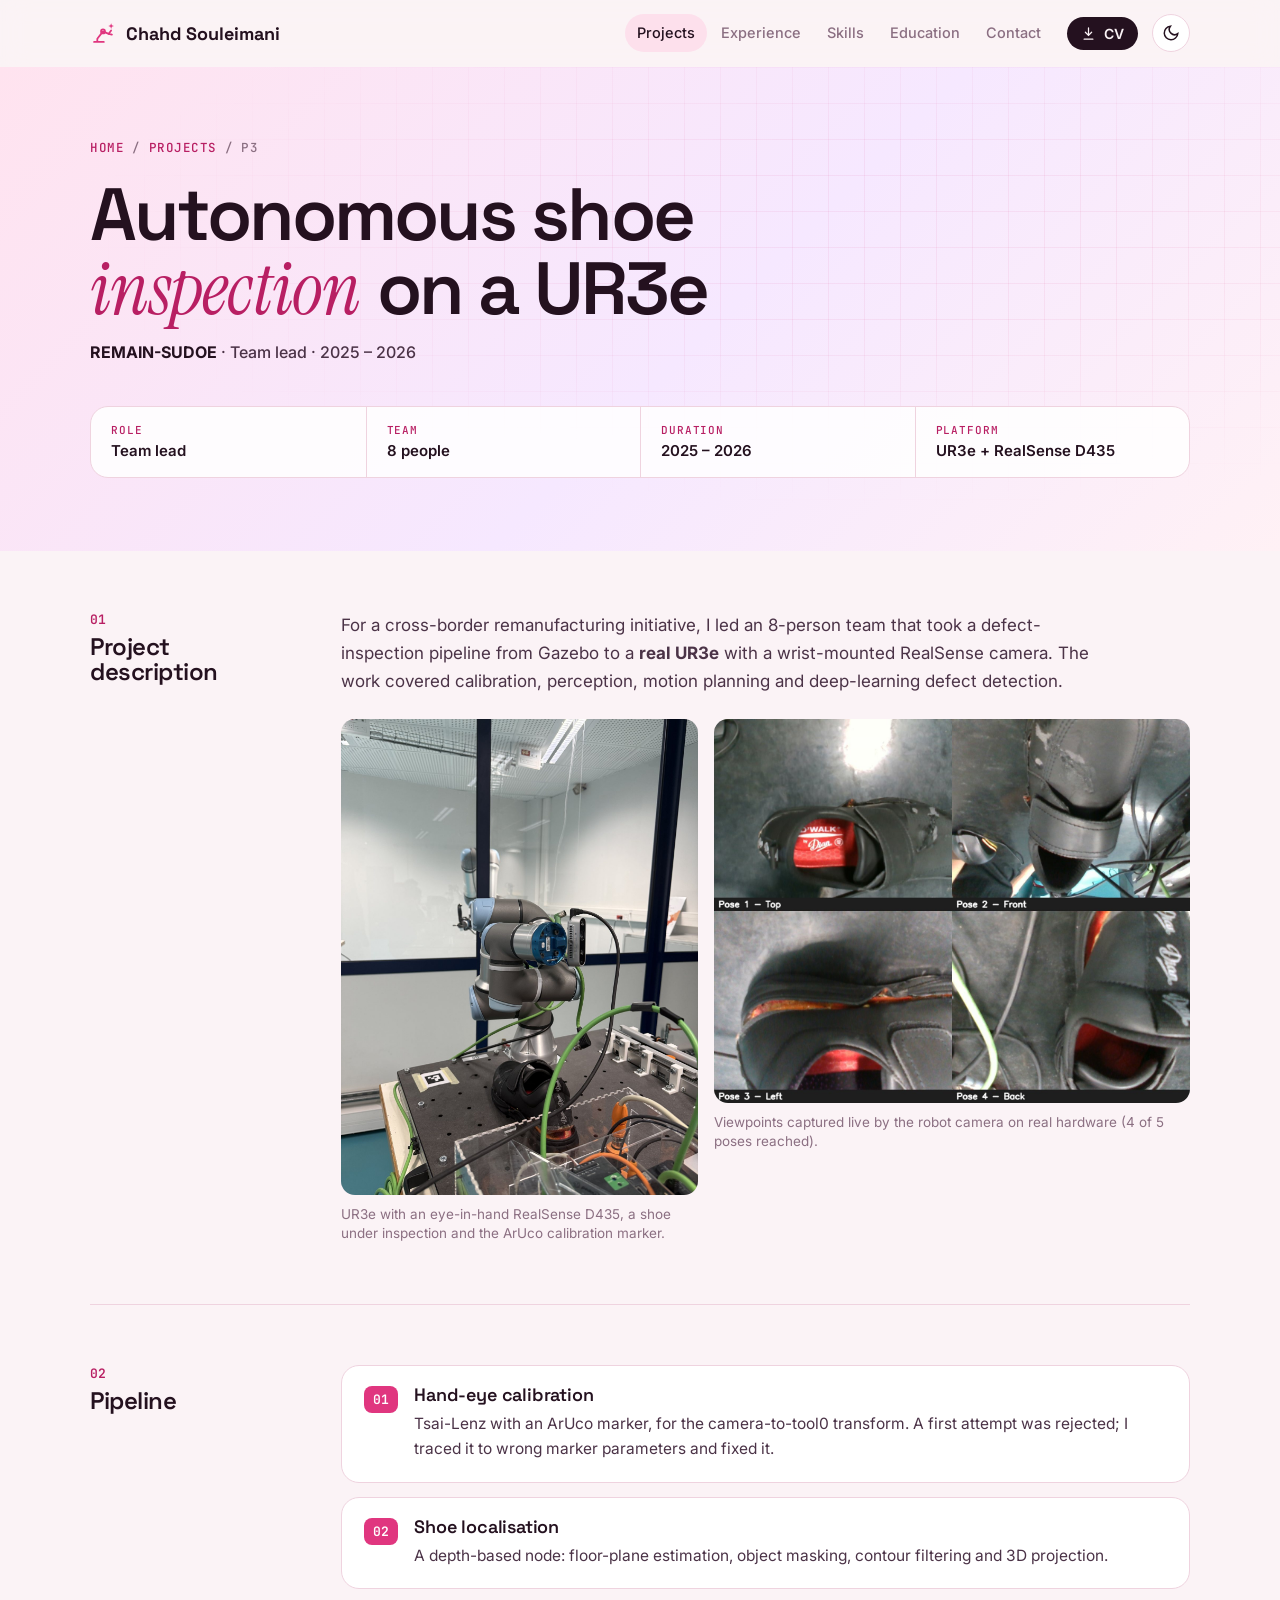
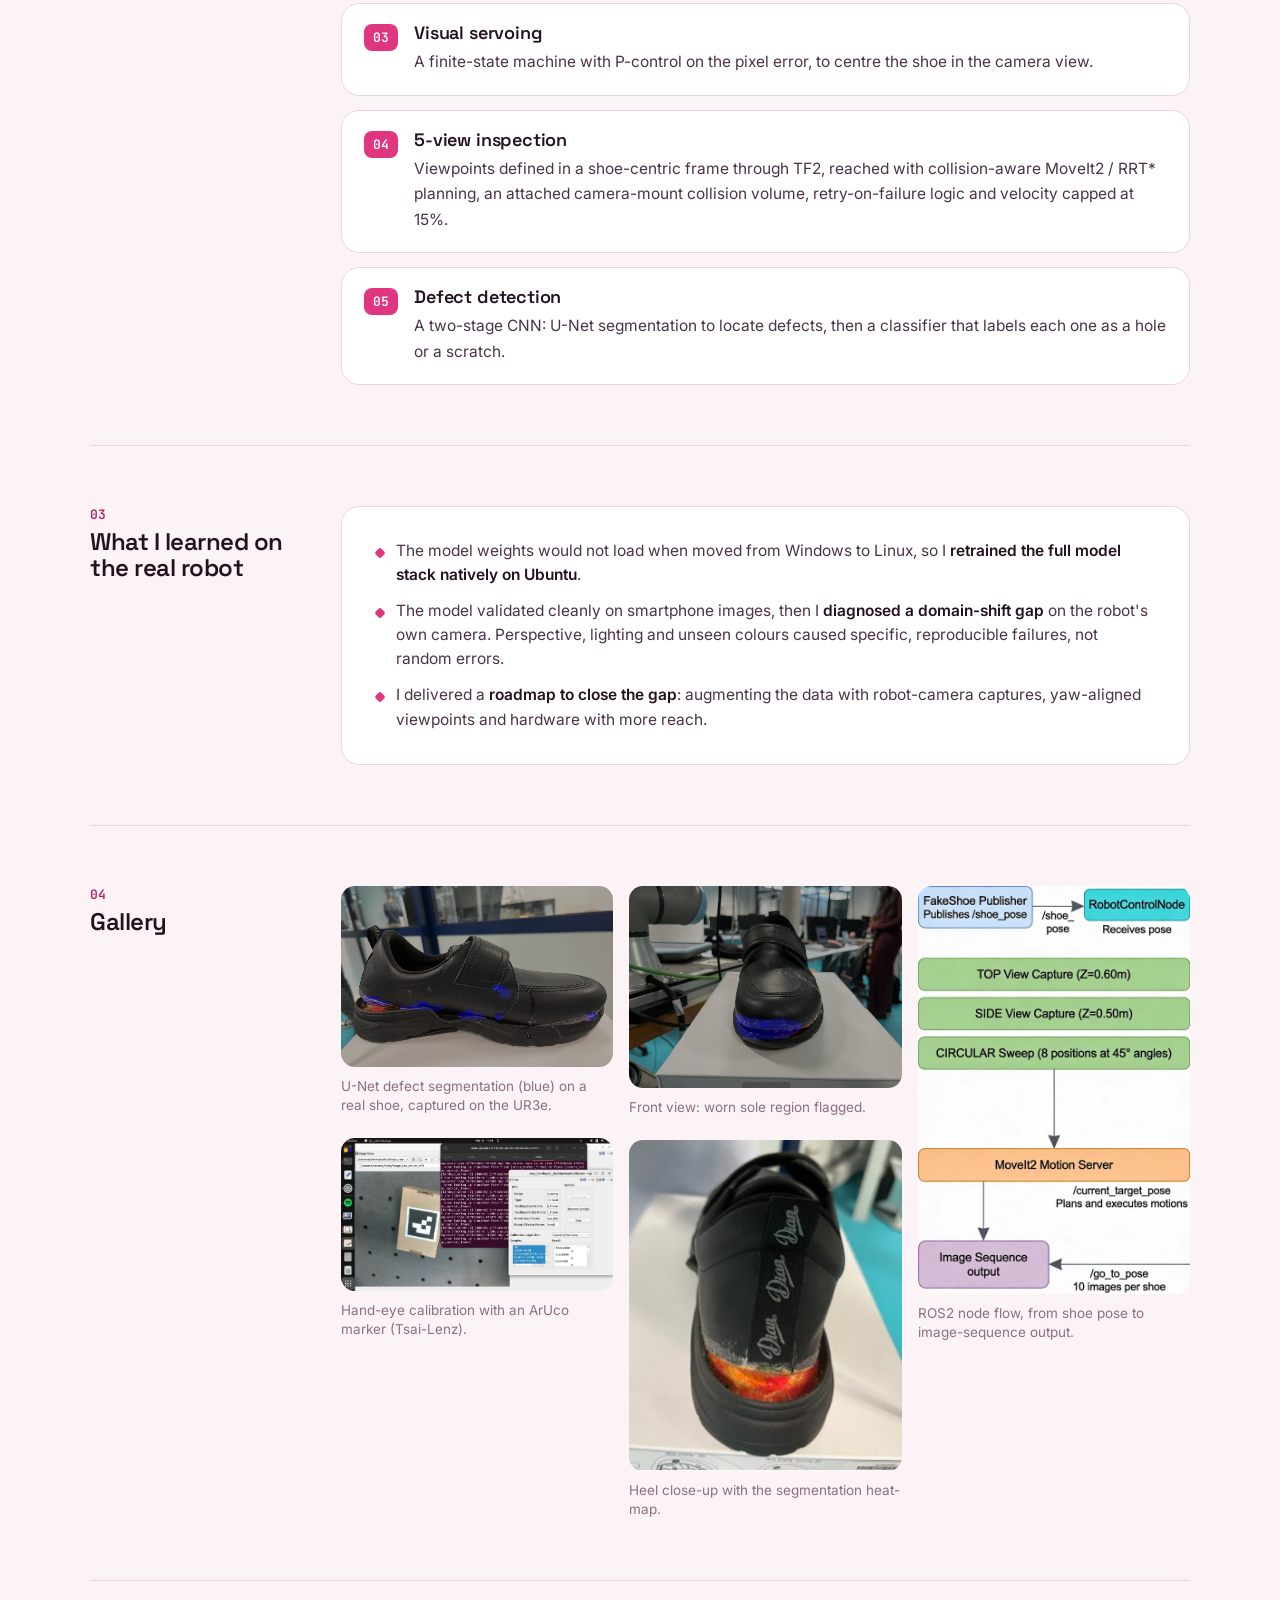
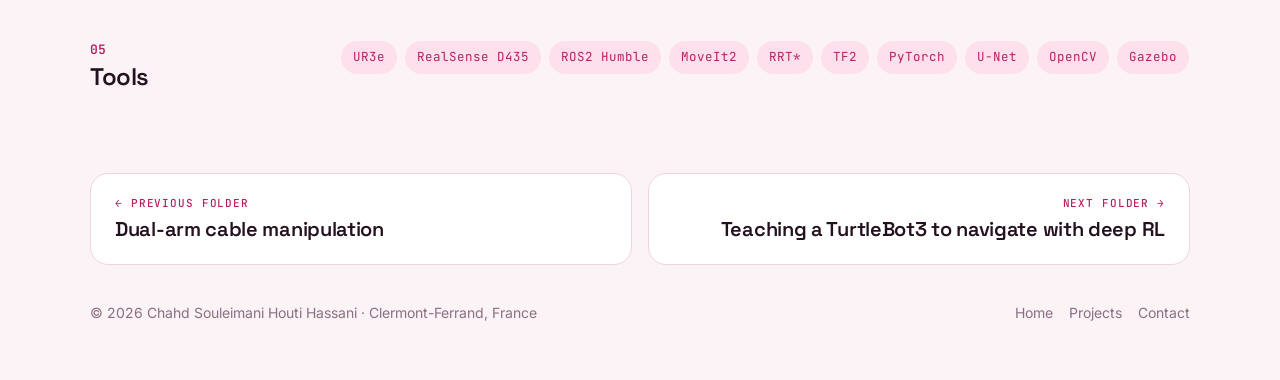
<file: projects/shoe-inspection.html>
<!DOCTYPE html>
<html lang="en">
<head>
<meta charset="utf-8">
<meta name="viewport" content="width=device-width, initial-scale=1, viewport-fit=cover">
<title>UR3e Shoe Inspection — Chahd Souleimani</title>
<meta name="description" content="Autonomous shoe inspection on a UR3e: hand-eye calibration, depth-based localisation, visual servoing, MoveIt2 planning and U-Net defect detection.">
<link rel="preconnect" href="https://fonts.googleapis.com">
<link rel="preconnect" href="https://fonts.gstatic.com" crossorigin>
<link href="https://fonts.googleapis.com/css2?family=Space+Grotesk:wght@500;600;700&family=Inter:wght@400;500;600&family=JetBrains+Mono:wght@400;500;600&family=Instrument+Serif:ital@0;1&display=swap" rel="stylesheet">
<link rel="stylesheet" href="../assets/style.css">
</head>
<body>
<a class="skip" href="#main">Skip to content</a>

<nav class="nav" id="nav"><div class="wrap">
  <a class="logo" href="../index.html" aria-label="Chahd Souleimani, home">
    <svg viewBox="0 0 32 32" fill="none" stroke="currentColor" stroke-width="2.2" stroke-linecap="round" stroke-linejoin="round"><path d="M5 27h12M9 27v-4l7-9 7 3"/><circle cx="16" cy="14" r="2.4"/><path d="M23 17l3-4m-3 4l4 1"/><path d="M26 4l.9 2.6L29.5 7.5l-2.6.9L26 11l-.9-2.6L22.5 7.5l2.6-.9z" fill="currentColor" stroke="none"/></svg>
    <span>Chahd <b>Souleimani</b></span></a>
  <ul>
    <li><a href="../projects.html" class="active">Projects</a></li>
    <li><a href="../index.html#experience">Experience</a></li>
    <li><a href="../index.html#skills">Skills</a></li>
    <li><a href="../index.html#education">Education</a></li>
    <li><a href="../index.html#contact">Contact</a></li>
  </ul>
  <a class="cv" href="../media/cv.pdf" target="_blank" rel="noopener"><svg viewBox="0 0 24 24" fill="none" stroke="currentColor" stroke-width="2" stroke-linecap="round"><path d="M12 3v12M7 10l5 5 5-5M5 21h14"/></svg><span>CV</span></a>
  <button class="icon-btn" id="theme" type="button" aria-label="Toggle dark mode">
    <svg viewBox="0 0 24 24" fill="none" stroke="currentColor" stroke-width="2" stroke-linecap="round"><path d="M21 12.8A9 9 0 1 1 11.2 3a7 7 0 0 0 9.8 9.8z"/></svg>
  </button>
</div></nav>

<header class="page-head">
  <div class="blueprint"></div>
  <div class="wrap">
    <div class="crumbs"><a href="../index.html">Home</a><span>/</span><a href="../projects.html">Projects</a><span>/</span><span>P3</span></div>
    <h1>Autonomous shoe <span class="s">inspection</span> on a UR3e</h1>
    <div class="org"><b>REMAIN-SUDOE</b> · Team lead · 2025 – 2026</div>
    <dl class="metabar">
      <div><dt>Role</dt><dd>Team lead</dd></div>
      <div><dt>Team</dt><dd>8 people</dd></div>
      <div><dt>Duration</dt><dd>2025 – 2026</dd></div>
      <div><dt>Platform</dt><dd>UR3e + RealSense D435</dd></div>
    </dl>
  </div>
</header>

<main id="main"><div class="wrap">

  <div class="chapter">
    <div class="label"><span class="k">01</span><h2>Project description</h2></div>
    <div class="content">
      <p>For a cross-border remanufacturing initiative, I led an 8-person team that took a defect-inspection pipeline from Gazebo to a <strong>real UR3e</strong> with a wrist-mounted RealSense camera. The work covered calibration, perception, motion planning and deep-learning defect detection.</p>
      <div class="duo-hero rv" style="margin-top:24px">
        <figure>
          <div class="media" style="aspect-ratio:3/4" data-src="../media/inspection/setup.jpg" data-alt="UR3e with RealSense camera above a shoe"></div>
          <figcaption>UR3e with an eye-in-hand RealSense D435, a shoe under inspection and the ArUco calibration marker.</figcaption>
        </figure>
        <figure>
          <div class="media contain" style="aspect-ratio:1280/1032" data-src="../media/inspection/viewpoints.jpg" data-alt="Four inspection viewpoints"></div>
          <figcaption>Viewpoints captured live by the robot camera on real hardware (4 of 5 poses reached).</figcaption>
        </figure>
      </div>
    </div>
  </div>

  <div class="chapter">
    <div class="label"><span class="k">02</span><h2>Pipeline</h2></div>
    <div class="content">
      <div class="steps">
        <div class="step rv"><div><h3>Hand-eye calibration</h3><p>Tsai-Lenz with an ArUco marker, for the camera-to-tool0 transform. A first attempt was rejected; I traced it to wrong marker parameters and fixed it.</p></div></div>
        <div class="step rv"><div><h3>Shoe localisation</h3><p>A depth-based node: floor-plane estimation, object masking, contour filtering and 3D projection.</p></div></div>
        <div class="step rv"><div><h3>Visual servoing</h3><p>A finite-state machine with P-control on the pixel error, to centre the shoe in the camera view.</p></div></div>
        <div class="step rv"><div><h3>5-view inspection</h3><p>Viewpoints defined in a shoe-centric frame through TF2, reached with collision-aware MoveIt2 / RRT* planning, an attached camera-mount collision volume, retry-on-failure logic and velocity capped at 15%.</p></div></div>
        <div class="step rv"><div><h3>Defect detection</h3><p>A two-stage CNN: U-Net segmentation to locate defects, then a classifier that labels each one as a hole or a scratch.</p></div></div>
      </div>
    </div>
  </div>

  <div class="chapter">
    <div class="label"><span class="k">03</span><h2>What I learned on the real robot</h2></div>
    <div class="content">
      <div class="block rv">
        <ul class="list">
          <li>The model weights would not load when moved from Windows to Linux, so I <strong>retrained the full model stack natively on Ubuntu</strong>.</li>
          <li>The model validated cleanly on smartphone images, then I <strong>diagnosed a domain-shift gap</strong> on the robot's own camera. Perspective, lighting and unseen colours caused specific, reproducible failures, not random errors.</li>
          <li>I delivered a <strong>roadmap to close the gap</strong>: augmenting the data with robot-camera captures, yaw-aligned viewpoints and hardware with more reach.</li>
        </ul>
      </div>
    </div>
  </div>

  <div class="chapter">
    <div class="label"><span class="k">04</span><h2>Gallery</h2></div>
    <div class="content">
      <div class="masonry rv">
        <figure>
          <div class="media" style="aspect-ratio:523/348" data-src="../media/inspection/segmentation.jpg" data-alt="U-Net defect overlay, side view"></div>
          <figcaption>U-Net defect segmentation (blue) on a real shoe, captured on the UR3e.</figcaption>
        </figure>
        <figure>
          <div class="media" style="aspect-ratio:1366/768" data-src="../media/inspection/calibration.jpg" data-alt="Hand-eye calibration"></div>
          <figcaption>Hand-eye calibration with an ArUco marker (Tsai-Lenz).</figcaption>
        </figure>
        <figure>
          <div class="media" style="aspect-ratio:497/370" data-src="../media/inspection/defect-front.jpg" data-alt="Defect overlay, front view"></div>
          <figcaption>Front view: worn sole region flagged.</figcaption>
        </figure>
        <figure>
          <div class="media" style="aspect-ratio:278/338" data-src="../media/inspection/defect-heel.jpg" data-alt="Defect overlay, heel"></div>
          <figcaption>Heel close-up with the segmentation heat-map.</figcaption>
        </figure>
        <figure>
          <div class="media contain" style="aspect-ratio:1200/1800" data-src="../media/inspection/node-graph.jpg" data-alt="ROS2 node pipeline"></div>
          <figcaption>ROS2 node flow, from shoe pose to image-sequence output.</figcaption>
        </figure>
      </div>
    </div>
  </div>

  <div class="chapter">
    <div class="label"><span class="k">05</span><h2>Tools</h2></div>
    <div class="content">
      <ul class="stack rv"><li>UR3e</li><li>RealSense D435</li><li>ROS2 Humble</li><li>MoveIt2</li><li>RRT*</li><li>TF2</li><li>PyTorch</li><li>U-Net</li><li>OpenCV</li><li>Gazebo</li></ul>
    </div>
  </div>

  <section style="padding-block:24px 0">
    <div class="next">
      <a href="cable-manipulation.html"><small>← Previous folder</small><b>Dual-arm cable manipulation</b></a>
      <a class="r" href="turtlebot-rl.html"><small>Next folder →</small><b>Teaching a TurtleBot3 to navigate with deep RL</b></a>
    </div>
  </section>
</div></main>

<footer><div class="wrap"><span>© 2026 Chahd Souleimani Houti Hassani · Clermont-Ferrand, France</span>
  <nav><a href="../index.html">Home</a><a href="../projects.html">Projects</a><a href="../index.html#contact">Contact</a></nav></div></footer>

<script src="../assets/main.js"></script>
</body>
</html>
</file>
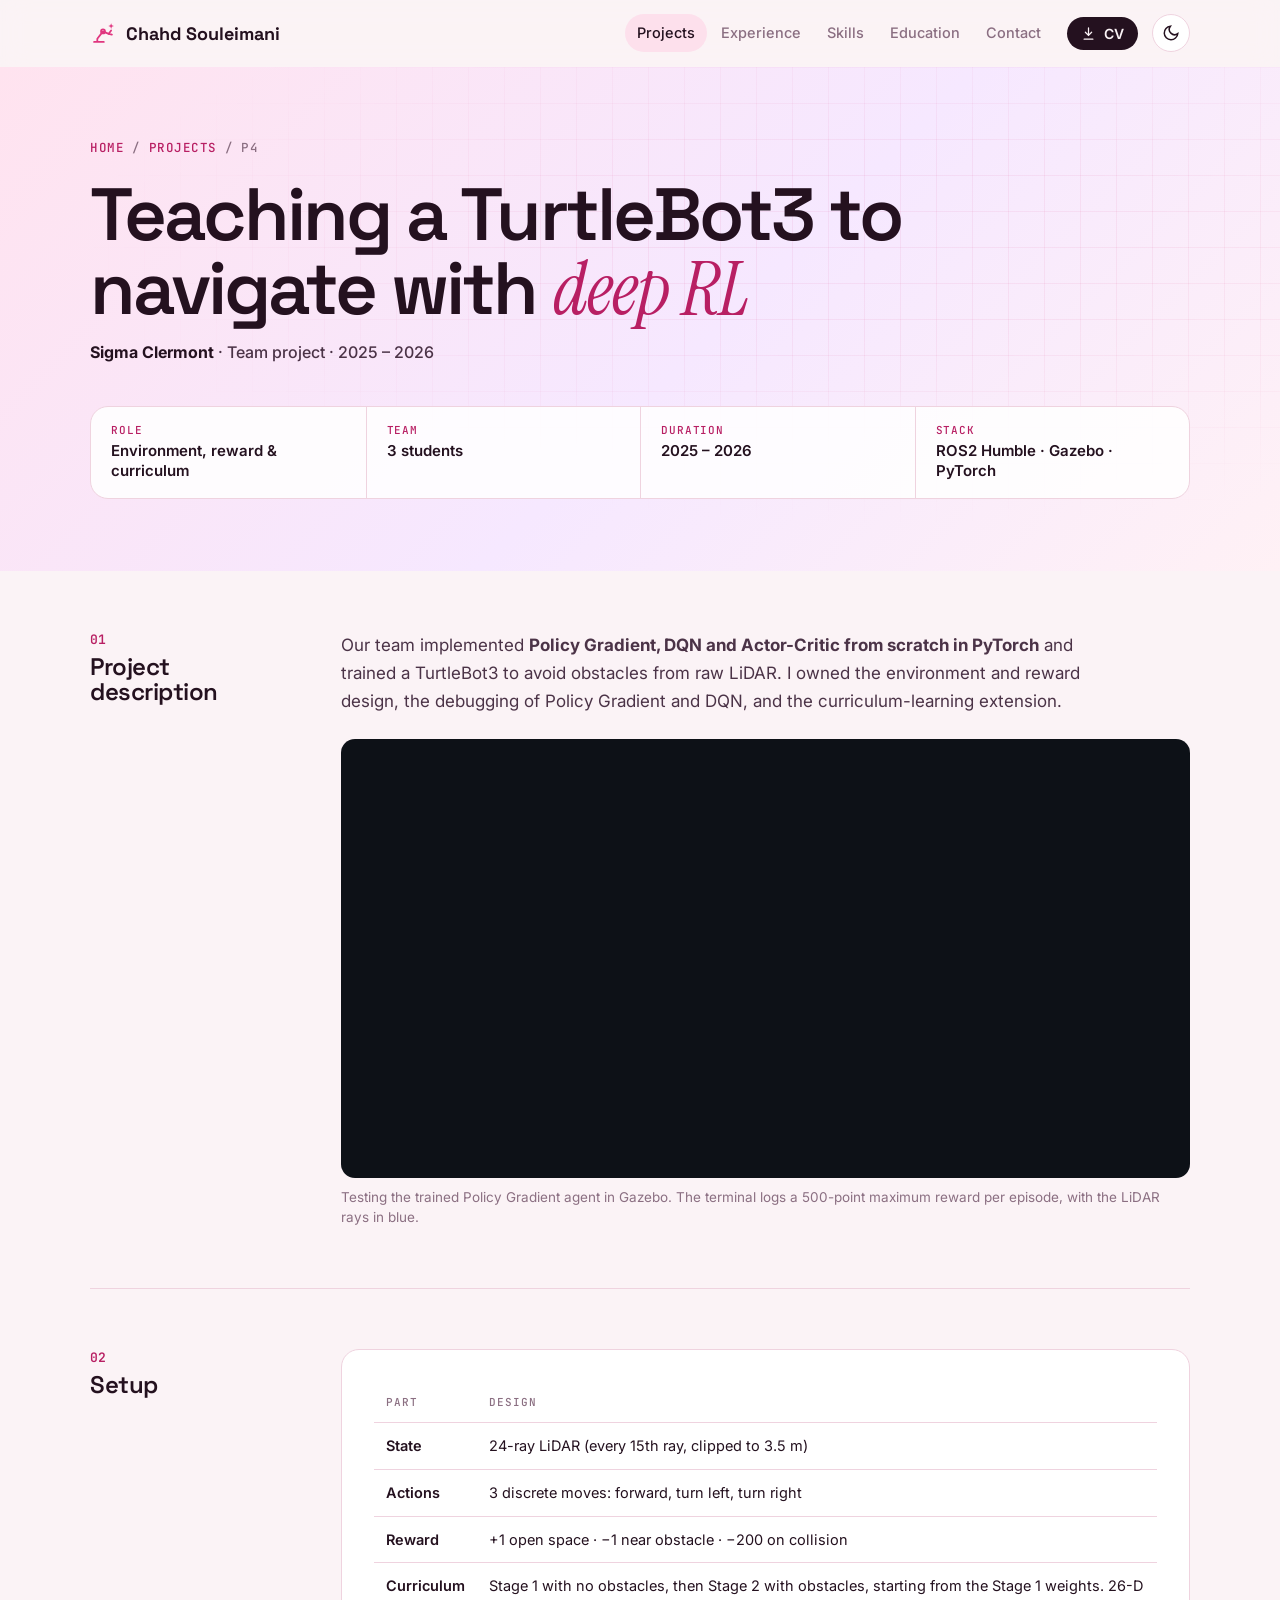
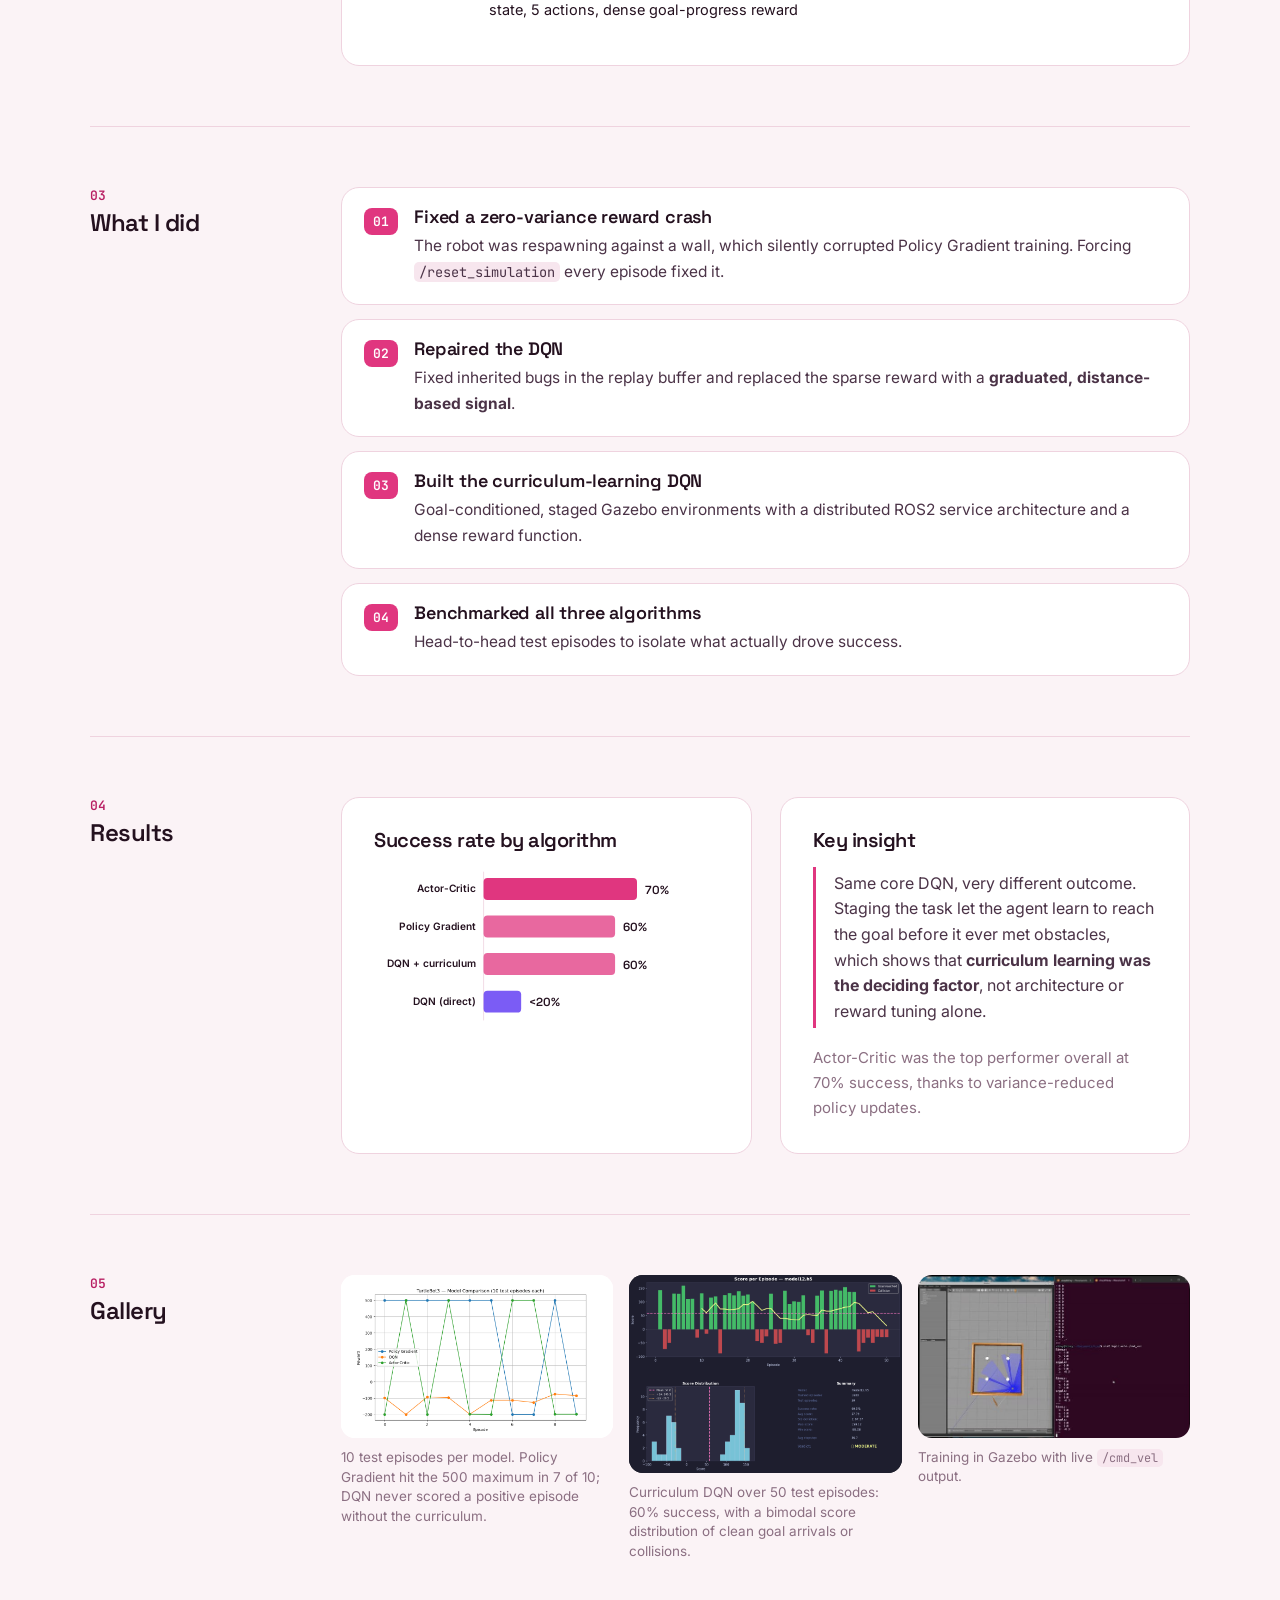
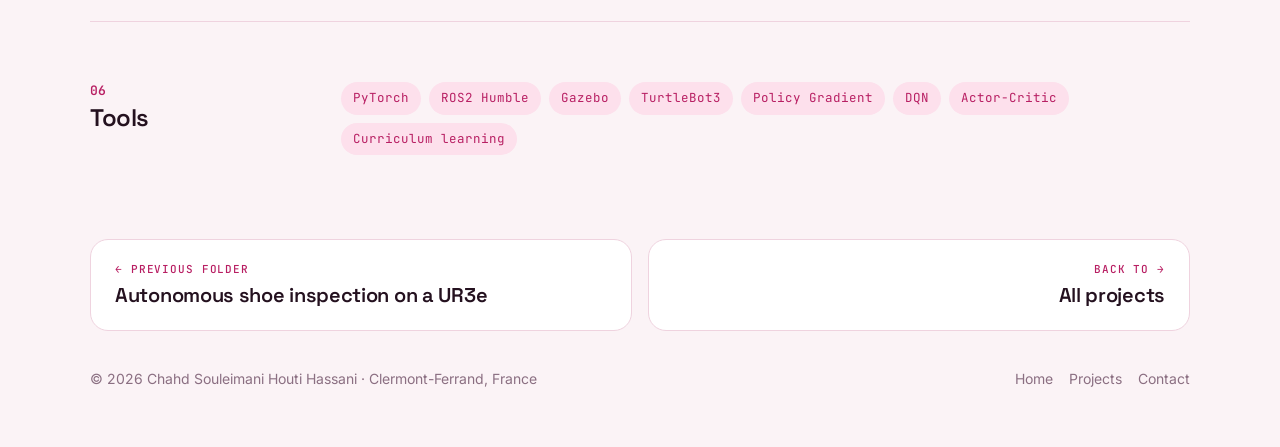
<file: projects/turtlebot-rl.html>
<!DOCTYPE html>
<html lang="en">
<head>
<meta charset="utf-8">
<meta name="viewport" content="width=device-width, initial-scale=1, viewport-fit=cover">
<title>TurtleBot3 Deep RL — Chahd Souleimani</title>
<meta name="description" content="Policy Gradient, DQN and Actor-Critic implemented from scratch in PyTorch to teach a TurtleBot3 LiDAR obstacle avoidance, with curriculum learning.">
<link rel="preconnect" href="https://fonts.googleapis.com">
<link rel="preconnect" href="https://fonts.gstatic.com" crossorigin>
<link href="https://fonts.googleapis.com/css2?family=Space+Grotesk:wght@500;600;700&family=Inter:wght@400;500;600&family=JetBrains+Mono:wght@400;500;600&family=Instrument+Serif:ital@0;1&display=swap" rel="stylesheet">
<link rel="stylesheet" href="../assets/style.css">
</head>
<body>
<a class="skip" href="#main">Skip to content</a>

<nav class="nav" id="nav"><div class="wrap">
  <a class="logo" href="../index.html" aria-label="Chahd Souleimani, home">
    <svg viewBox="0 0 32 32" fill="none" stroke="currentColor" stroke-width="2.2" stroke-linecap="round" stroke-linejoin="round"><path d="M5 27h12M9 27v-4l7-9 7 3"/><circle cx="16" cy="14" r="2.4"/><path d="M23 17l3-4m-3 4l4 1"/><path d="M26 4l.9 2.6L29.5 7.5l-2.6.9L26 11l-.9-2.6L22.5 7.5l2.6-.9z" fill="currentColor" stroke="none"/></svg>
    <span>Chahd <b>Souleimani</b></span></a>
  <ul>
    <li><a href="../projects.html" class="active">Projects</a></li>
    <li><a href="../index.html#experience">Experience</a></li>
    <li><a href="../index.html#skills">Skills</a></li>
    <li><a href="../index.html#education">Education</a></li>
    <li><a href="../index.html#contact">Contact</a></li>
  </ul>
  <a class="cv" href="../media/cv.pdf" target="_blank" rel="noopener"><svg viewBox="0 0 24 24" fill="none" stroke="currentColor" stroke-width="2" stroke-linecap="round"><path d="M12 3v12M7 10l5 5 5-5M5 21h14"/></svg><span>CV</span></a>
  <button class="icon-btn" id="theme" type="button" aria-label="Toggle dark mode">
    <svg viewBox="0 0 24 24" fill="none" stroke="currentColor" stroke-width="2" stroke-linecap="round"><path d="M21 12.8A9 9 0 1 1 11.2 3a7 7 0 0 0 9.8 9.8z"/></svg>
  </button>
</div></nav>

<header class="page-head">
  <div class="blueprint"></div>
  <div class="wrap">
    <div class="crumbs"><a href="../index.html">Home</a><span>/</span><a href="../projects.html">Projects</a><span>/</span><span>P4</span></div>
    <h1>Teaching a TurtleBot3 to navigate with <span class="s">deep RL</span></h1>
    <div class="org"><b>Sigma Clermont</b> · Team project · 2025 – 2026</div>
    <dl class="metabar">
      <div><dt>Role</dt><dd>Environment, reward &amp; curriculum</dd></div>
      <div><dt>Team</dt><dd>3 students</dd></div>
      <div><dt>Duration</dt><dd>2025 – 2026</dd></div>
      <div><dt>Stack</dt><dd>ROS2 Humble · Gazebo · PyTorch</dd></div>
    </dl>
  </div>
</header>

<main id="main"><div class="wrap">

  <div class="chapter">
    <div class="label"><span class="k">01</span><h2>Project description</h2></div>
    <div class="content">
      <p>Our team implemented <strong>Policy Gradient, DQN and Actor-Critic from scratch in PyTorch</strong> and trained a TurtleBot3 to avoid obstacles from raw LiDAR. I owned the environment and reward design, the debugging of Policy Gradient and DQN, and the curriculum-learning extension.</p>
      <figure class="rv" style="margin-top:24px">
        <div class="media dark" style="aspect-ratio:1140/590" data-src="../media/rl/hero.mp4" data-badge="2× speed"></div>
        <figcaption>Testing the trained Policy Gradient agent in Gazebo. The terminal logs a 500-point maximum reward per episode, with the LiDAR rays in blue.</figcaption>
      </figure>
    </div>
  </div>

  <div class="chapter">
    <div class="label"><span class="k">02</span><h2>Setup</h2></div>
    <div class="content">
      <div class="block rv">
        <div class="tbl-wrap"><table>
          <tr><th>Part</th><th>Design</th></tr>
          <tr><td>State</td><td>24-ray LiDAR (every 15th ray, clipped to 3.5 m)</td></tr>
          <tr><td>Actions</td><td>3 discrete moves: forward, turn left, turn right</td></tr>
          <tr><td>Reward</td><td>+1 open space · −1 near obstacle · −200 on collision</td></tr>
          <tr><td>Curriculum</td><td>Stage 1 with no obstacles, then Stage 2 with obstacles, starting from the Stage 1 weights. 26-D state, 5 actions, dense goal-progress reward</td></tr>
        </table></div>
      </div>
    </div>
  </div>

  <div class="chapter">
    <div class="label"><span class="k">03</span><h2>What I did</h2></div>
    <div class="content">
      <div class="steps">
        <div class="step rv"><div><h3>Fixed a zero-variance reward crash</h3><p>The robot was respawning against a wall, which silently corrupted Policy Gradient training. Forcing <code>/reset_simulation</code> every episode fixed it.</p></div></div>
        <div class="step rv"><div><h3>Repaired the DQN</h3><p>Fixed inherited bugs in the replay buffer and replaced the sparse reward with a <strong>graduated, distance-based signal</strong>.</p></div></div>
        <div class="step rv"><div><h3>Built the curriculum-learning DQN</h3><p>Goal-conditioned, staged Gazebo environments with a distributed ROS2 service architecture and a dense reward function.</p></div></div>
        <div class="step rv"><div><h3>Benchmarked all three algorithms</h3><p>Head-to-head test episodes to isolate what actually drove success.</p></div></div>
      </div>
    </div>
  </div>

  <div class="chapter">
    <div class="label"><span class="k">04</span><h2>Results</h2></div>
    <div class="content">
      <div class="case-body">
        <div class="block rv">
          <h4>Success rate by algorithm</h4>
          <svg class="chart" viewBox="0 0 440 210" role="img" aria-label="Success rates: Actor-Critic 70%, Policy Gradient 60%, DQN with curriculum 60%, DQN direct under 20%">
            <line class="axis" x1="140" y1="6" x2="140" y2="196"/>
            <text class="lbl" x="130" y="32" text-anchor="end">Actor-Critic</text>
            <rect class="hi" x="140" y="14" width="196" height="28" rx="5"/><text class="val" x="346" y="34">70%</text>
            <text class="lbl" x="130" y="80" text-anchor="end">Policy Gradient</text>
            <rect class="hi" x="140" y="62" width="168" height="28" rx="5" opacity=".75"/><text class="val" x="318" y="82">60%</text>
            <text class="lbl" x="130" y="128" text-anchor="end">DQN + curriculum</text>
            <rect class="hi" x="140" y="110" width="168" height="28" rx="5" opacity=".75"/><text class="val" x="318" y="130">60%</text>
            <text class="lbl" x="130" y="176" text-anchor="end">DQN (direct)</text>
            <rect class="lo" x="140" y="158" width="48" height="28" rx="5"/><text class="val" x="198" y="178">&lt;20%</text>
          </svg>
        </div>
        <div class="block rv">
          <h4>Key insight</h4>
          <p class="callout" style="margin-top:0">Same core DQN, very different outcome. Staging the task let the agent learn to reach the goal before it ever met obstacles, which shows that <strong>curriculum learning was the deciding factor</strong>, not architecture or reward tuning alone.</p>
          <p class="muted" style="margin:18px 0 0;font-size:15px">Actor-Critic was the top performer overall at 70% success, thanks to variance-reduced policy updates.</p>
        </div>
      </div>
    </div>
  </div>

  <div class="chapter">
    <div class="label"><span class="k">05</span><h2>Gallery</h2></div>
    <div class="content">
      <div class="masonry rv">
        <figure>
          <div class="media contain" style="aspect-ratio:1000/600" data-src="../media/rl/comparison.png" data-alt="Reward per test episode for three algorithms"></div>
          <figcaption>10 test episodes per model. Policy Gradient hit the 500 maximum in 7 of 10; DQN never scored a positive episode without the curriculum.</figcaption>
        </figure>
        <figure>
          <div class="media dark contain" style="aspect-ratio:1757/1280" data-src="../media/rl/curriculum.png" data-alt="Curriculum DQN evaluation dashboard"></div>
          <figcaption>Curriculum DQN over 50 test episodes: 60% success, with a bimodal score distribution of clean goal arrivals or collisions.</figcaption>
        </figure>
        <figure>
          <div class="media" style="aspect-ratio:603/361" data-src="../media/rl/gazebo.jpg" data-alt="TurtleBot3 in Gazebo with cmd_vel output"></div>
          <figcaption>Training in Gazebo with live <code>/cmd_vel</code> output.</figcaption>
        </figure>
      </div>
    </div>
  </div>

  <div class="chapter">
    <div class="label"><span class="k">06</span><h2>Tools</h2></div>
    <div class="content">
      <ul class="stack rv"><li>PyTorch</li><li>ROS2 Humble</li><li>Gazebo</li><li>TurtleBot3</li><li>Policy Gradient</li><li>DQN</li><li>Actor-Critic</li><li>Curriculum learning</li></ul>
    </div>
  </div>

  <section style="padding-block:24px 0">
    <div class="next">
      <a href="shoe-inspection.html"><small>← Previous folder</small><b>Autonomous shoe inspection on a UR3e</b></a>
      <a class="r" href="../projects.html"><small>Back to →</small><b>All projects</b></a>
    </div>
  </section>
</div></main>

<footer><div class="wrap"><span>© 2026 Chahd Souleimani Houti Hassani · Clermont-Ferrand, France</span>
  <nav><a href="../index.html">Home</a><a href="../projects.html">Projects</a><a href="../index.html#contact">Contact</a></nav></div></footer>

<script src="../assets/main.js"></script>
</body>
</html>
</file>
<file: assets/style.css>
/* =====================================================================
   Chahd Souleimani — Robotics Portfolio
   Shared stylesheet for every page (home, projects, project folders)
   ===================================================================== */

/* ============ TOKENS ============ */
:root{
  --bg:#FBF3F6; --surface:#FFFFFF; --surface-2:#F7E6EE; --ink:#24111F; --ink-2:#4B3347; --muted:#8B6F82;
  --line:#EFD3DF; --accent:#E0367F; --accent-text:#B81F63; --accent-ink:#FFFFFF; --accent-soft:#FDE0EC;
  --accent-2:#7B5CF5; --accent-2-soft:#ECE6FF; --signal:#E8492A; --ok:#11A36B;
  --grid:rgba(224,54,127,.075); --glow:rgba(224,54,127,.18);
  --hero-grad:linear-gradient(135deg,#FFE3EF 0%,#F6E8FF 55%,#FFF1F5 100%);
  --dark-card:linear-gradient(140deg,#2A1027 0%,#4A1739 60%,#6B1E4E 100%);
  --display:"Space Grotesk",ui-sans-serif,system-ui,sans-serif;
  --serif:"Instrument Serif",ui-serif,Georgia,serif;
  --body:"Inter",ui-sans-serif,system-ui,-apple-system,"Segoe UI",sans-serif;
  --mono:"JetBrains Mono",ui-monospace,SFMono-Regular,Menlo,monospace;
  --r:18px; --wrap:1180px;
  padding-top:env(safe-area-inset-top,0px); padding-bottom:env(safe-area-inset-bottom,0px);
}
@media (prefers-color-scheme:dark){:root:not([data-theme="light"]){
  color-scheme:dark; --bg:#120910; --surface:#1B0F18; --surface-2:#261521; --ink:#FBEFF5; --ink-2:#E3CAD7; --muted:#AA8D9F;
  --line:#3A2232; --accent:#FF5FA2; --accent-text:#FF8DBF; --accent-ink:#1A0A14; --accent-soft:#3B1429;
  --accent-2:#A893FF; --accent-2-soft:#271F45; --signal:#FF7A5C; --ok:#34D399;
  --grid:rgba(255,95,162,.06); --glow:rgba(255,95,162,.16);
  --hero-grad:linear-gradient(135deg,#2A0F22 0%,#1C1233 55%,#160B13 100%);
  --dark-card:linear-gradient(140deg,#2A1027 0%,#4A1739 60%,#7A2358 100%);}}
:root[data-theme="dark"]{
  color-scheme:dark; --bg:#120910; --surface:#1B0F18; --surface-2:#261521; --ink:#FBEFF5; --ink-2:#E3CAD7; --muted:#AA8D9F;
  --line:#3A2232; --accent:#FF5FA2; --accent-text:#FF8DBF; --accent-ink:#1A0A14; --accent-soft:#3B1429;
  --accent-2:#A893FF; --accent-2-soft:#271F45; --signal:#FF7A5C; --ok:#34D399;
  --grid:rgba(255,95,162,.06); --glow:rgba(255,95,162,.16);
  --hero-grad:linear-gradient(135deg,#2A0F22 0%,#1C1233 55%,#160B13 100%);
  --dark-card:linear-gradient(140deg,#2A1027 0%,#4A1739 60%,#7A2358 100%);}

/* ============ BASE ============ */
*,*::before,*::after{box-sizing:border-box}
html{scroll-behavior:smooth;scroll-padding-top:calc(env(safe-area-inset-top,0px) + 84px)}
body{margin:0;background:var(--bg);color:var(--ink);font:400 16.5px/1.65 var(--body);-webkit-font-smoothing:antialiased;text-rendering:optimizeLegibility;overflow-x:hidden}
h1,h2,h3,h4{font-family:var(--display);font-weight:600;letter-spacing:-.025em;line-height:1.05;margin:0}
em.s,.s{font-family:var(--serif);font-style:italic;font-weight:400;letter-spacing:-.01em;color:var(--accent-text)}
p{margin:0 0 1em}
a{color:inherit}
img,video{max-width:100%;display:block}
code{font-family:var(--mono);font-size:.88em;background:var(--surface-2);padding:1px 5px;border-radius:5px}
:focus-visible{outline:2px solid var(--accent);outline-offset:3px;border-radius:6px}
::selection{background:var(--accent);color:var(--accent-ink)}
.wrap{max-width:var(--wrap);margin:0 auto;padding-inline:clamp(16px,4vw,40px)}
.mono{font-family:var(--mono);font-size:12.5px;letter-spacing:.04em;text-transform:uppercase}
.muted{color:var(--muted)}
.skip{position:absolute;left:-999px;top:8px;z-index:200;background:var(--ink);color:var(--bg);padding:8px 14px;border-radius:8px}
.skip:focus{left:8px}

/* ============ NAV ============ */
.nav{position:sticky;top:env(safe-area-inset-top,0px);z-index:50;background:color-mix(in srgb,var(--bg) 80%,transparent);backdrop-filter:saturate(1.4) blur(14px);-webkit-backdrop-filter:saturate(1.4) blur(14px);border-bottom:1px solid transparent;transition:border-color .2s}
.nav.scrolled{border-bottom-color:var(--line)}
.nav .wrap{display:flex;align-items:center;gap:14px;height:66px}
.logo{font:700 18px var(--display);text-decoration:none;display:flex;align-items:center;gap:10px;margin-right:auto;white-space:nowrap}
.logo svg{width:26px;height:26px;color:var(--accent)}
.nav ul{display:flex;gap:2px;list-style:none;margin:0;padding:0}
.nav ul a{display:block;padding:7px 12px;border-radius:99px;text-decoration:none;font-size:14.5px;font-weight:500;color:var(--muted);transition:color .15s,background .15s}
.nav ul a:hover,.nav ul a.active{color:var(--ink);background:var(--accent-soft)}
.nav .cv{display:inline-flex;align-items:center;gap:8px;padding:8px 14px;border-radius:99px;background:var(--ink);color:var(--bg);text-decoration:none;font:600 14px var(--body);white-space:nowrap}
.nav .cv svg{width:15px;height:15px}
.icon-btn{width:38px;height:38px;border-radius:99px;border:1px solid var(--line);background:var(--surface);color:var(--ink);display:grid;place-items:center;cursor:pointer;flex:none}
.icon-btn svg{width:18px;height:18px}
@media(max-width:860px){.nav ul{display:none}}
@media(max-width:420px){.nav .cv span{display:none}.logo b{display:none}}

/* ============ DECOR ============ */
.blueprint{position:absolute;inset:0;pointer-events:none;background-image:linear-gradient(var(--grid) 1px,transparent 1px),linear-gradient(90deg,var(--grid) 1px,transparent 1px);background-size:36px 36px;mask-image:radial-gradient(ellipse 85% 75% at 70% 35%,#000 25%,transparent 75%);-webkit-mask-image:radial-gradient(ellipse 85% 75% at 70% 35%,#000 25%,transparent 75%)}
.blob{position:absolute;border-radius:50%;filter:blur(60px);pointer-events:none;opacity:.7}
.spark{color:var(--accent);display:inline-block}
.spark svg{width:1em;height:1em;vertical-align:-.1em}
@keyframes twinkle{0%,100%{opacity:.35;transform:scale(.85)}50%{opacity:1;transform:scale(1.1)}}
@keyframes float{0%,100%{transform:translateY(0)}50%{transform:translateY(-8px)}}

/* ============ HERO (home) ============ */
.hero{position:relative;padding-block:clamp(40px,7vw,88px) clamp(36px,5vw,64px);overflow:hidden;background:var(--hero-grad)}
.hero .wrap{position:relative;display:grid;grid-template-columns:minmax(0,1.3fr) minmax(0,.95fr);gap:clamp(32px,5vw,72px);align-items:center}
.status{display:inline-flex;align-items:center;gap:10px;padding:6px 14px 6px 10px;border:1px solid var(--line);border-radius:99px;background:color-mix(in srgb,var(--surface) 80%,transparent);font-size:14px;font-weight:500;margin-bottom:26px}
.status b{width:8px;height:8px;border-radius:50%;background:var(--ok);flex:none;animation:pulse 2.2s infinite}
@keyframes pulse{0%{box-shadow:0 0 0 0 color-mix(in srgb,var(--ok) 60%,transparent)}70%{box-shadow:0 0 0 9px transparent}100%{box-shadow:0 0 0 0 transparent}}
.hero h1{font-size:clamp(42px,7vw,92px);font-weight:600;letter-spacing:-.045em;line-height:.98}
.hero h1 .s{font-size:1.08em;letter-spacing:-.02em}
.hero .tagline{font-size:clamp(17px,1.7vw,20px);color:var(--ink-2);max-width:44ch;margin:24px 0 30px;line-height:1.55}
.tagline strong{color:var(--ink);font-weight:600}
.ctas{display:flex;flex-wrap:wrap;gap:12px}
.btn{display:inline-flex;align-items:center;gap:10px;padding:13px 22px;border-radius:99px;font:600 15px var(--body);text-decoration:none;border:1px solid var(--line);background:var(--surface);color:var(--ink);cursor:pointer;transition:transform .15s,border-color .15s,box-shadow .15s}
.btn:hover{transform:translateY(-2px);border-color:var(--accent)}
.btn.primary{background:var(--accent);color:var(--accent-ink);border-color:var(--accent);box-shadow:0 10px 30px -10px var(--accent)}
.btn svg{width:16px;height:16px}

.portrait{position:relative;justify-self:end;width:100%;max-width:410px}
.portrait .arch{position:relative;border-radius:220px 220px 26px 26px;overflow:hidden;aspect-ratio:4/5;border:1px solid var(--line);background:var(--surface-2);box-shadow:0 30px 80px -30px var(--glow)}
.portrait .arch .media{position:absolute;inset:0;aspect-ratio:auto;border-radius:0}
.portrait .arch .media > img{object-position:50% 20%}
.portrait .ring{position:absolute;z-index:3;inset:-26px -26px auto auto;width:120px;height:120px;color:var(--accent);animation:spin 26s linear infinite}
@keyframes spin{to{transform:rotate(360deg)}}
.portrait .tag{position:absolute;z-index:3;left:-22px;bottom:30px;background:var(--surface);border:1px solid var(--line);border-radius:16px;padding:12px 16px;box-shadow:0 14px 40px -14px rgba(60,10,40,.35);font-size:14px;line-height:1.35;animation:float 6s ease-in-out infinite}
.portrait .tag small{display:block;color:var(--accent-text);font-family:var(--mono);font-size:11px;letter-spacing:.06em;text-transform:uppercase;margin-bottom:2px}
.arm-art{position:absolute;right:-30px;bottom:150px;width:min(44vw,520px);color:var(--accent);opacity:.22;pointer-events:none}
@media(max-width:860px){.hero .wrap{grid-template-columns:1fr}.portrait{justify-self:start;max-width:290px;order:-1}.portrait .tag{left:auto;right:-10px}.arm-art{display:none}}

.stats{display:grid;grid-template-columns:repeat(4,1fr);border:1px solid var(--line);border-radius:var(--r);background:var(--surface);z-index:2;margin-top:clamp(36px,5vw,64px);overflow:hidden;position:relative}
.stat{padding:22px 24px;border-left:1px solid var(--line)}
.stat:first-child{border-left:0}
.stat .n{font:600 clamp(28px,3.4vw,40px)/1 var(--display);letter-spacing:-.03em}
.stat .n span{color:var(--accent)}
.stat p{margin:8px 0 0;font-size:14px;color:var(--muted);line-height:1.4}
@media(max-width:860px){.stats{grid-template-columns:1fr 1fr}.stat:nth-child(3){border-left:0}.stat:nth-child(n+3){border-top:1px solid var(--line)}}

/* ============ SECTIONS ============ */
section{padding-block:clamp(60px,8vw,110px)}
.sec-head{display:grid;grid-template-columns:auto 1fr;gap:6px 24px;align-items:end;margin-bottom:clamp(32px,4.5vw,52px)}
.sec-head .mono{color:var(--accent-text);grid-column:1/-1;display:flex;align-items:center;gap:8px}
.sec-head h2{font-size:clamp(34px,5vw,56px)}
.sec-head p{color:var(--muted);max-width:50ch;margin:0;justify-self:end;text-align:right}
.sec-head .more{justify-self:end;display:inline-flex;align-items:center;gap:8px;font-weight:600;text-decoration:none;color:var(--accent-text)}
.sec-head .more svg{width:16px;height:16px;transition:transform .15s}
.sec-head .more:hover svg{transform:translateX(3px)}
@media(max-width:760px){.sec-head{grid-template-columns:1fr}.sec-head p,.sec-head .more{justify-self:start;text-align:left}}

/* ============ FOLDERS (project cards) ============ */
.folders{display:grid;grid-template-columns:repeat(3,minmax(0,1fr));gap:clamp(18px,2.4vw,28px);padding-top:22px}
@media(max-width:980px){.folders{grid-template-columns:1fr 1fr}}
@media(max-width:640px){.folders{grid-template-columns:1fr}}
.folder{position:relative;display:flex;flex-direction:column;text-decoration:none;color:inherit;background:var(--surface);border:1px solid var(--line);border-radius:0 var(--r) var(--r) var(--r);padding:12px;transition:transform .2s cubic-bezier(.2,.8,.2,1),box-shadow .2s,border-color .2s}
.folder::before{content:"";position:absolute;left:-1px;top:-22px;height:23px;width:46%;background:var(--surface);border:1px solid var(--line);border-bottom:0;border-radius:12px 18px 0 0;clip-path:polygon(0 0,88% 0,100% 100%,0 100%)}
.folder .tab{position:absolute;left:14px;top:-17px;font:500 11px var(--mono);letter-spacing:.06em;text-transform:uppercase;color:var(--accent-text);display:flex;align-items:center;gap:6px;z-index:1}
.folder .tab i{width:7px;height:7px;border-radius:2px;background:var(--accent);transform:rotate(45deg)}
.folder:hover{transform:translateY(-6px) rotate(-.4deg);box-shadow:0 26px 50px -26px var(--glow);border-color:color-mix(in srgb,var(--accent) 45%,var(--line))}
.folder .thumb{position:relative;aspect-ratio:16/10;border-radius:12px;overflow:hidden;background:var(--surface-2)}
.folder .thumb img{width:100%;height:100%;object-fit:cover;transition:transform .5s cubic-bezier(.2,.8,.2,1)}
.folder:hover .thumb img{transform:scale(1.04)}
.folder .thumb .num{position:absolute;right:10px;top:10px;font:600 12px var(--mono);background:var(--accent);color:var(--accent-ink);padding:3px 8px;border-radius:6px}
.folder .body{padding:16px 8px 8px;display:flex;flex-direction:column;gap:8px;flex:1}
.folder h3{font-size:22px;letter-spacing:-.02em;line-height:1.15}
.folder .when{font:500 12.5px var(--mono);color:var(--muted)}
.folder .tags{font-size:13.5px;color:var(--ink-2)}
.folder .desc{font-size:15px;color:var(--ink-2);margin:0;line-height:1.55}
.folder .open{margin-top:auto;padding-top:10px;display:flex;align-items:center;gap:8px;font:600 14px var(--body);color:var(--accent-text)}
.folder .open svg{width:16px;height:16px;transition:transform .15s}
.folder:hover .open svg{transform:translateX(4px)}

/* large folder rows on /projects */
.folders.rows{grid-template-columns:1fr;gap:44px}
.folders.rows .folder{display:grid;grid-template-columns:minmax(0,1.05fr) minmax(0,1fr);gap:clamp(18px,3vw,40px);padding:14px}
.folders.rows .folder::before{width:28%}
.folders.rows .thumb{aspect-ratio:16/10;height:100%}
.folders.rows .body{padding:12px 10px 10px 0;justify-content:center}
.folders.rows h3{font-size:clamp(24px,2.8vw,34px)}
@media(max-width:760px){.folders.rows .folder{grid-template-columns:1fr}.folders.rows .body{padding:6px 6px 6px}.folders.rows .folder::before{width:46%}}

/* ============ PAGE HEADER (projects / folder pages) ============ */
.page-head{position:relative;overflow:hidden;background:var(--hero-grad);padding-block:clamp(36px,6vw,72px) clamp(32px,5vw,56px)}
.page-head .wrap{position:relative}
.crumbs{display:flex;flex-wrap:wrap;align-items:center;gap:8px;font:500 12.5px var(--mono);letter-spacing:.04em;text-transform:uppercase;color:var(--muted);margin-bottom:22px}
.crumbs a{text-decoration:none;color:var(--accent-text)}
.crumbs a:hover{text-decoration:underline}
.page-head h1{font-size:clamp(36px,6vw,74px);letter-spacing:-.04em;line-height:1;max-width:18ch}
.page-head .org{margin-top:16px;font:500 16px var(--body);color:var(--ink-2)}
.page-head .org b{color:var(--ink)}
.page-head .lede{font-size:clamp(17px,1.6vw,20px);color:var(--ink-2);max-width:62ch;margin:20px 0 0;line-height:1.6}
.metabar{display:grid;grid-template-columns:repeat(4,minmax(0,1fr));margin-top:clamp(28px,4vw,44px);border:1px solid var(--line);border-radius:var(--r);background:color-mix(in srgb,var(--surface) 88%,transparent);overflow:hidden}
.metabar div{padding:16px 20px;border-left:1px solid var(--line)}
.metabar div:first-child{border-left:0}
.metabar dt{font:500 11px var(--mono);letter-spacing:.08em;text-transform:uppercase;color:var(--accent-text)}
.metabar dd{margin:4px 0 0;font-weight:600;font-size:15px;line-height:1.35}
@media(max-width:760px){.metabar{grid-template-columns:1fr 1fr}.metabar div:nth-child(3){border-left:0}.metabar div:nth-child(n+3){border-top:1px solid var(--line)}}

/* ============ FOLDER PAGE BODY ============ */
.chapter{display:grid;grid-template-columns:200px minmax(0,1fr);gap:clamp(20px,4vw,56px);padding-block:clamp(36px,5vw,60px);border-top:1px solid var(--line)}
.chapter:first-child{border-top:0}
.chapter > .label{position:sticky;top:96px;align-self:start}
.chapter > .label .k{font:600 13px var(--mono);color:var(--accent-text);display:block;margin-bottom:6px}
.chapter > .label h2{font-size:24px;letter-spacing:-.02em}
.chapter .content > p{color:var(--ink-2);font-size:17px;max-width:70ch}
@media(max-width:860px){.chapter{grid-template-columns:1fr;gap:16px}.chapter > .label{position:static}}

/* ============ MEDIA ============ */
.media{position:relative;overflow:hidden;border-radius:14px;background:var(--surface-2);aspect-ratio:16/9;isolation:isolate}
.media > img,.media > video{position:absolute;inset:0;width:100%;height:100%;object-fit:cover;transition:transform .5s cubic-bezier(.2,.8,.2,1)}
.media.contain{background:#fff}
.media.contain > img,.media.contain > video{object-fit:contain}
.media.dark{background:#0d1117}
.media.loaded{cursor:zoom-in}
.media.loaded:hover > img,.media.loaded:hover > video{transform:scale(1.015)}
.media .badge{position:absolute;left:12px;top:12px;z-index:2;font:500 11px var(--mono);letter-spacing:.06em;text-transform:uppercase;color:#fff;background:rgba(40,8,30,.6);backdrop-filter:blur(6px);padding:4px 9px;border-radius:99px;display:none;align-items:center;gap:6px}
.media.loaded .badge{display:inline-flex}
.media .badge i{width:6px;height:6px;border-radius:50%;background:#FF5FA2}
figure{margin:0}
figcaption{font-size:13.5px;color:var(--muted);margin-top:10px;line-height:1.45}
.masonry{columns:3 250px;column-gap:16px}
.masonry figure{break-inside:avoid;margin-bottom:22px}
.duo-hero{display:grid;grid-template-columns:minmax(0,.75fr) minmax(0,1fr);gap:16px;align-items:start}
@media(max-width:760px){.duo-hero{grid-template-columns:1fr}}

/* ============ BLOCKS ============ */
.case-body{display:grid;grid-template-columns:minmax(0,1fr) minmax(0,1fr);gap:clamp(18px,2.4vw,28px)}
@media(max-width:860px){.case-body{grid-template-columns:1fr}}
.block{background:var(--surface);border:1px solid var(--line);border-radius:var(--r);padding:clamp(22px,2.6vw,32px)}
.block h4{font-size:20px;margin-bottom:16px;display:flex;align-items:center;gap:10px;flex-wrap:wrap}
.block h4 .mono{color:var(--muted);font-size:11px}
.list{list-style:none;margin:0;padding:0;display:grid;gap:12px}
.list li{position:relative;padding-left:22px;color:var(--ink-2);font-size:15.5px;line-height:1.55}
.list li::before{content:"";position:absolute;left:2px;top:.62em;width:8px;height:8px;border-radius:2px;background:var(--accent);transform:rotate(45deg)}
.list strong{color:var(--ink);font-weight:600}
.results{display:grid;grid-template-columns:repeat(3,1fr);gap:14px}
.res{background:var(--dark-card);color:#FBEFF5;border-radius:var(--r);padding:22px 22px 20px;position:relative;overflow:hidden}
.res::after{content:"";position:absolute;right:-40px;top:-40px;width:120px;height:120px;border-radius:50%;background:radial-gradient(circle,rgba(255,95,162,.45),transparent 70%)}
.res .n{font:600 clamp(30px,3.6vw,44px)/1 var(--display);letter-spacing:-.03em;position:relative}
.res p{margin:10px 0 0;font-size:14px;opacity:.8;line-height:1.45;position:relative}
@media(max-width:760px){.results{grid-template-columns:1fr}}
.stack{display:flex;flex-wrap:wrap;gap:8px;margin:0;padding:0;list-style:none}
.stack li{font-family:var(--mono);font-size:12.5px;padding:6px 12px;border-radius:99px;background:var(--accent-soft);color:var(--accent-text)}
.sing{display:grid;grid-template-columns:repeat(3,1fr);gap:12px;margin-top:4px}
.sing div{border:1px solid var(--line);border-radius:14px;padding:16px;background:var(--bg)}
.sing b{display:block;font-family:var(--display);font-size:16px;margin-bottom:4px}
.sing span{font-size:14px;color:var(--muted);line-height:1.45;display:block}
@media(max-width:760px){.sing{grid-template-columns:1fr}}
.steps{display:grid;gap:14px;counter-reset:step}
.step{display:grid;grid-template-columns:auto minmax(0,1fr);gap:16px;align-items:start;background:var(--surface);border:1px solid var(--line);border-radius:var(--r);padding:20px 22px;counter-increment:step}
.step::before{content:"0" counter(step);font:600 13px var(--mono);color:var(--accent-ink);background:var(--accent);border-radius:8px;padding:5px 9px}
.step h3{font-size:18px;margin-bottom:6px;letter-spacing:-.01em}
.step p{margin:0;color:var(--ink-2);font-size:15.5px}
.callout{border-left:3px solid var(--accent);padding:4px 0 4px 18px;margin:24px 0 0;font-size:16px;color:var(--ink-2);line-height:1.6}

/* ============ EXPERIMENT EXPLORER ============ */
.explorer{background:var(--surface);border:1px solid var(--line);border-radius:24px;padding:clamp(18px,2.4vw,28px)}
.explorer-head{display:flex;flex-wrap:wrap;align-items:baseline;justify-content:space-between;gap:8px 20px;margin-bottom:18px}
.explorer-head h4{font-size:22px}
.tabs{display:flex;gap:6px;overflow-x:auto;padding-bottom:6px;margin-bottom:18px;scrollbar-width:thin}
.tabs button{flex:none;font:500 14px var(--body);padding:8px 14px;border-radius:99px;border:1px solid var(--line);background:var(--bg);color:var(--ink-2);cursor:pointer;display:flex;align-items:center;gap:8px;transition:background .15s,color .15s,border-color .15s}
.tabs button i{width:7px;height:7px;border-radius:50%;background:var(--c,var(--muted))}
.tabs button[aria-selected="true"]{background:var(--ink);color:var(--bg);border-color:var(--ink)}
.panel{display:grid;grid-template-columns:minmax(0,1fr) minmax(0,1fr);gap:14px}
.panel .info{grid-column:1/-1;display:grid;grid-template-columns:auto 1fr;gap:6px 16px;align-items:start;padding-top:6px}
.panel .info .cat{font:500 11px var(--mono);letter-spacing:.06em;text-transform:uppercase;padding:4px 10px;border-radius:99px;color:#fff;background:var(--c);white-space:nowrap}
.panel .info p{margin:0;color:var(--ink-2);font-size:15.5px}
.panel .info p strong{color:var(--ink)}
@media(max-width:760px){.panel{grid-template-columns:1fr}.panel .info{grid-template-columns:1fr}.panel .info .cat{justify-self:start}}

/* ============ CHART / TABLE ============ */
.chart{width:100%;height:auto;display:block;overflow:visible}
.chart text{font-family:var(--body);fill:var(--muted);font-size:12px}
.chart .lbl{fill:var(--ink);font-weight:600;font-size:13px}
.chart .val{font-family:var(--display);font-weight:600;font-size:15px;fill:var(--ink)}
.chart .axis{stroke:var(--line)}
.chart .hi{fill:var(--accent)}
.chart .lo{fill:var(--accent-2)}
.tbl-wrap{overflow-x:auto}
table{width:100%;border-collapse:collapse;font-size:14.5px;min-width:400px}
th,td{text-align:left;padding:11px 12px;border-bottom:1px solid var(--line);vertical-align:top}
th{font-family:var(--mono);font-size:11px;letter-spacing:.08em;text-transform:uppercase;color:var(--muted);font-weight:500}
td:first-child{font-weight:600;white-space:nowrap}
tr:last-child td{border-bottom:0}

/* ============ EXPERIENCE / TIMELINE ============ */
.xp{display:grid;gap:16px}
.xp-item{display:grid;grid-template-columns:170px minmax(0,1fr) auto;gap:20px;align-items:start;background:var(--surface);border:1px solid var(--line);border-radius:var(--r);padding:22px 24px;transition:border-color .2s}
.xp-item:hover{border-color:color-mix(in srgb,var(--accent) 45%,var(--line))}
.xp-item .when{font:500 13px var(--mono);color:var(--accent-text);padding-top:4px}
.xp-item h3{font-size:20px;letter-spacing:-.015em}
.xp-item .where{color:var(--ink-2);font-size:15px;margin:2px 0 8px}
.xp-item p{margin:0;color:var(--muted);font-size:15px;line-height:1.55}
.xp-item .go{align-self:center;display:inline-flex;align-items:center;gap:6px;font:600 14px var(--body);color:var(--accent-text);text-decoration:none;white-space:nowrap}
.xp-item .go svg{width:15px;height:15px}
@media(max-width:760px){.xp-item{grid-template-columns:1fr;gap:6px}.xp-item .go{justify-self:start;margin-top:8px}}

/* ============ SKILLS ============ */
.skills{display:grid;grid-template-columns:repeat(4,1fr);gap:14px}
.skill{background:var(--surface);border:1px solid var(--line);border-radius:var(--r);padding:24px}
.skill .ic{width:44px;height:44px;border-radius:14px;background:var(--accent-soft);color:var(--accent-text);display:grid;place-items:center;margin-bottom:18px}
.skill:nth-child(even) .ic{background:var(--accent-2-soft);color:var(--accent-2)}
.skill .ic svg{width:22px;height:22px}
.skill h3{font-size:19px;margin-bottom:12px}
.skill ul{list-style:none;margin:0;padding:0;display:grid;gap:7px;font-size:15px;color:var(--ink-2)}
@media(max-width:1000px){.skills{grid-template-columns:1fr 1fr}}
@media(max-width:560px){.skills{grid-template-columns:1fr}}

/* ============ BACKGROUND ============ */
.bg-grid{display:grid;grid-template-columns:1.3fr 1fr;gap:14px}
@media(max-width:860px){.bg-grid{grid-template-columns:1fr}}
.tl{list-style:none;margin:0;padding:0}
.tl li{display:grid;grid-template-columns:110px 1fr;gap:16px;padding:18px 0;border-top:1px solid var(--line)}
.tl li:first-child{border-top:0;padding-top:0}
.tl .when{font:500 13px var(--mono);color:var(--accent-text);padding-top:3px}
.tl b{display:block;font-family:var(--display);font-size:18px;font-weight:600;letter-spacing:-.01em}
.tl span{color:var(--ink-2);font-size:15px}
.tl small{display:block;color:var(--muted);font-size:13.5px;margin-top:4px;line-height:1.5}
@media(max-width:560px){.tl li{grid-template-columns:1fr;gap:4px}}
.langs{display:grid;gap:12px}
.lang{display:grid;grid-template-columns:90px 1fr auto;align-items:center;gap:14px;font-size:15px}
.lang .bar{height:6px;border-radius:99px;background:var(--surface-2);overflow:hidden}
.lang .bar i{display:block;height:100%;background:linear-gradient(90deg,var(--accent),var(--accent-2));border-radius:inherit}
.lang small{color:var(--muted);font-size:13px}

/* ============ CONTACT ============ */
.contact{background:var(--dark-card);color:#FBEFF5;border-radius:28px;padding:clamp(36px,6vw,72px);display:grid;grid-template-columns:minmax(0,1.2fr) minmax(0,1fr);gap:40px;align-items:end;position:relative;overflow:hidden}
.contact::before{content:"";position:absolute;inset:0;background-image:linear-gradient(rgba(255,255,255,.05) 1px,transparent 1px),linear-gradient(90deg,rgba(255,255,255,.05) 1px,transparent 1px);background-size:36px 36px;mask-image:linear-gradient(120deg,transparent 30%,#000);-webkit-mask-image:linear-gradient(120deg,transparent 30%,#000);pointer-events:none}
.contact::after{content:"";position:absolute;right:-120px;top:-120px;width:400px;height:400px;border-radius:50%;background:radial-gradient(circle,rgba(255,95,162,.55),transparent 70%);pointer-events:none}
.contact h2{font-size:clamp(36px,5.4vw,66px);letter-spacing:-.04em;line-height:1;position:relative}
.contact h2 .s{color:#FF9FCA}
.contact p{opacity:.78;margin:18px 0 0;max-width:42ch;position:relative}
.links{display:grid;gap:10px;position:relative;z-index:1}
.link{display:flex;align-items:center;justify-content:space-between;gap:16px;padding:16px 18px;border-radius:14px;background:rgba(255,255,255,.07);border:1px solid rgba(255,255,255,.16);color:inherit;text-decoration:none;font:500 15px var(--body);cursor:pointer;text-align:left;width:100%;transition:background .15s}
.link:hover{background:rgba(255,255,255,.14)}
.link small{display:block;font-family:var(--mono);font-size:11px;letter-spacing:.08em;text-transform:uppercase;opacity:.65;margin-bottom:2px}
.link .v{overflow-wrap:anywhere}
.link svg{width:18px;height:18px;flex:none;opacity:.75}
@media(max-width:860px){.contact{grid-template-columns:1fr}}

/* next-project strip on folder pages */
.next{display:grid;grid-template-columns:repeat(2,minmax(0,1fr));gap:16px}
.next a{display:flex;flex-direction:column;gap:6px;padding:22px 24px;border:1px solid var(--line);border-radius:var(--r);background:var(--surface);text-decoration:none;transition:border-color .2s,transform .2s}
.next a:hover{border-color:var(--accent);transform:translateY(-3px)}
.next a.r{text-align:right}
.next small{font:500 11px var(--mono);letter-spacing:.08em;text-transform:uppercase;color:var(--accent-text)}
.next b{font:600 20px var(--display);letter-spacing:-.015em}
@media(max-width:640px){.next{grid-template-columns:1fr}.next a.r{text-align:left}}

footer{padding-block:36px 56px}
footer .wrap{display:flex;flex-wrap:wrap;justify-content:space-between;align-items:center;gap:12px;color:var(--muted);font-size:14px}
footer nav{display:flex;gap:16px}
footer nav a{text-decoration:none}
footer nav a:hover{color:var(--accent-text)}

/* ============ LIGHTBOX ============ */
.lb{position:fixed;inset:0;z-index:100;background:rgba(18,6,14,.94);display:grid;place-items:center;padding:clamp(16px,4vw,48px)}
.lb img,.lb video{max-width:100%;max-height:88vh;border-radius:12px;background:#fff}
.lb video{background:#000}
.lb button{position:absolute;top:calc(env(safe-area-inset-top,0px) + 16px);right:16px;width:44px;height:44px;border-radius:99px;border:0;background:#fff;color:#111;font-size:22px;cursor:pointer}

/* ============ REVEAL / MOTION ============ */
.rv{opacity:0;transform:translateY(18px);transition:opacity .7s cubic-bezier(.2,.8,.2,1),transform .7s cubic-bezier(.2,.8,.2,1)}
.rv.in{opacity:1;transform:none}
.arm-art .j1{transform-origin:110px 330px;animation:sway1 9s ease-in-out infinite}
.arm-art .j2{transform-origin:200px 180px;animation:sway2 9s ease-in-out infinite}
@keyframes sway1{0%,100%{transform:rotate(0)}50%{transform:rotate(-6deg)}}
@keyframes sway2{0%,100%{transform:rotate(0)}50%{transform:rotate(10deg)}}
.twinkle{animation:twinkle 3.2s ease-in-out infinite}
.twinkle.d2{animation-delay:1.1s}.twinkle.d3{animation-delay:2.1s}
@media(prefers-reduced-motion:reduce){
  .rv{opacity:1;transform:none;transition:none}html{scroll-behavior:auto}
  .status b,.portrait .ring,.portrait .tag,.arm-art .j1,.arm-art .j2,.twinkle{animation:none}
  .btn,.media>img,.media>video,.folder,.folder .thumb img{transition:none}
}

/* ============ IN-PROGRESS BADGE / 2-COLUMN FOLDERS / ROADMAP ============ */
.folders.two{grid-template-columns:repeat(2,minmax(0,1fr));row-gap:52px}
@media(max-width:640px){.folders.two{grid-template-columns:1fr}}
.live{display:inline-flex;align-items:center;gap:7px;font:600 11px var(--mono);letter-spacing:.06em;text-transform:uppercase;color:#fff;background:var(--accent-2);padding:4px 10px;border-radius:99px;vertical-align:middle}
.live::before{content:"";width:6px;height:6px;border-radius:50%;background:#fff;animation:pulse-w 1.8s infinite}
@keyframes pulse-w{0%,100%{opacity:1}50%{opacity:.3}}
.folder .thumb .live{position:absolute;left:10px;top:10px}
.page-head .live{margin-left:10px}
.roadmap{list-style:none;margin:0;padding:0;display:grid;gap:10px}
.roadmap li{display:grid;grid-template-columns:150px minmax(0,1fr) auto;gap:16px;align-items:center;background:var(--surface);border:1px solid var(--line);border-radius:14px;padding:14px 18px}
.roadmap .when{font:500 12.5px var(--mono);color:var(--muted)}
.roadmap b{font-family:var(--display);font-weight:600;font-size:16.5px;letter-spacing:-.01em}
.roadmap span.d{display:block;color:var(--muted);font-size:14px;margin-top:2px}
.roadmap .st{font:600 11px var(--mono);letter-spacing:.06em;text-transform:uppercase;padding:4px 10px;border-radius:99px;white-space:nowrap}
.roadmap .done .st{background:color-mix(in srgb,var(--ok) 16%,transparent);color:var(--ok)}
.roadmap .now{border-color:var(--accent)}
.roadmap .now .st{background:var(--accent);color:var(--accent-ink)}
.roadmap .next .st{background:var(--surface-2);color:var(--muted)}
@media(max-width:640px){.roadmap li{grid-template-columns:1fr;gap:6px}.roadmap .st{justify-self:start}}
.milestones{display:grid;grid-template-columns:repeat(4,minmax(0,1fr));gap:10px;margin-top:14px}
.milestones div{border-left:3px solid var(--ok);padding:4px 0 4px 12px}
.milestones small{display:block;font:600 12px var(--mono);color:var(--accent-text)}
.milestones p{margin:2px 0 0;font-size:14px;color:var(--ink-2);line-height:1.45}
@media(max-width:760px){.milestones{grid-template-columns:1fr 1fr}}
.sim{display:grid;grid-template-columns:repeat(4,minmax(0,1fr));gap:12px}
.sim figure{counter-increment:sim}
.sim figcaption::before{content:"0" counter(sim) "  ";font:600 12px var(--mono);color:var(--accent-text)}
.sim{counter-reset:sim}
@media(max-width:860px){.sim{grid-template-columns:1fr 1fr}}
.refs{font-size:13.5px;color:var(--muted);margin-top:16px}
@media(prefers-reduced-motion:reduce){.live::before{animation:none}}
</file>
